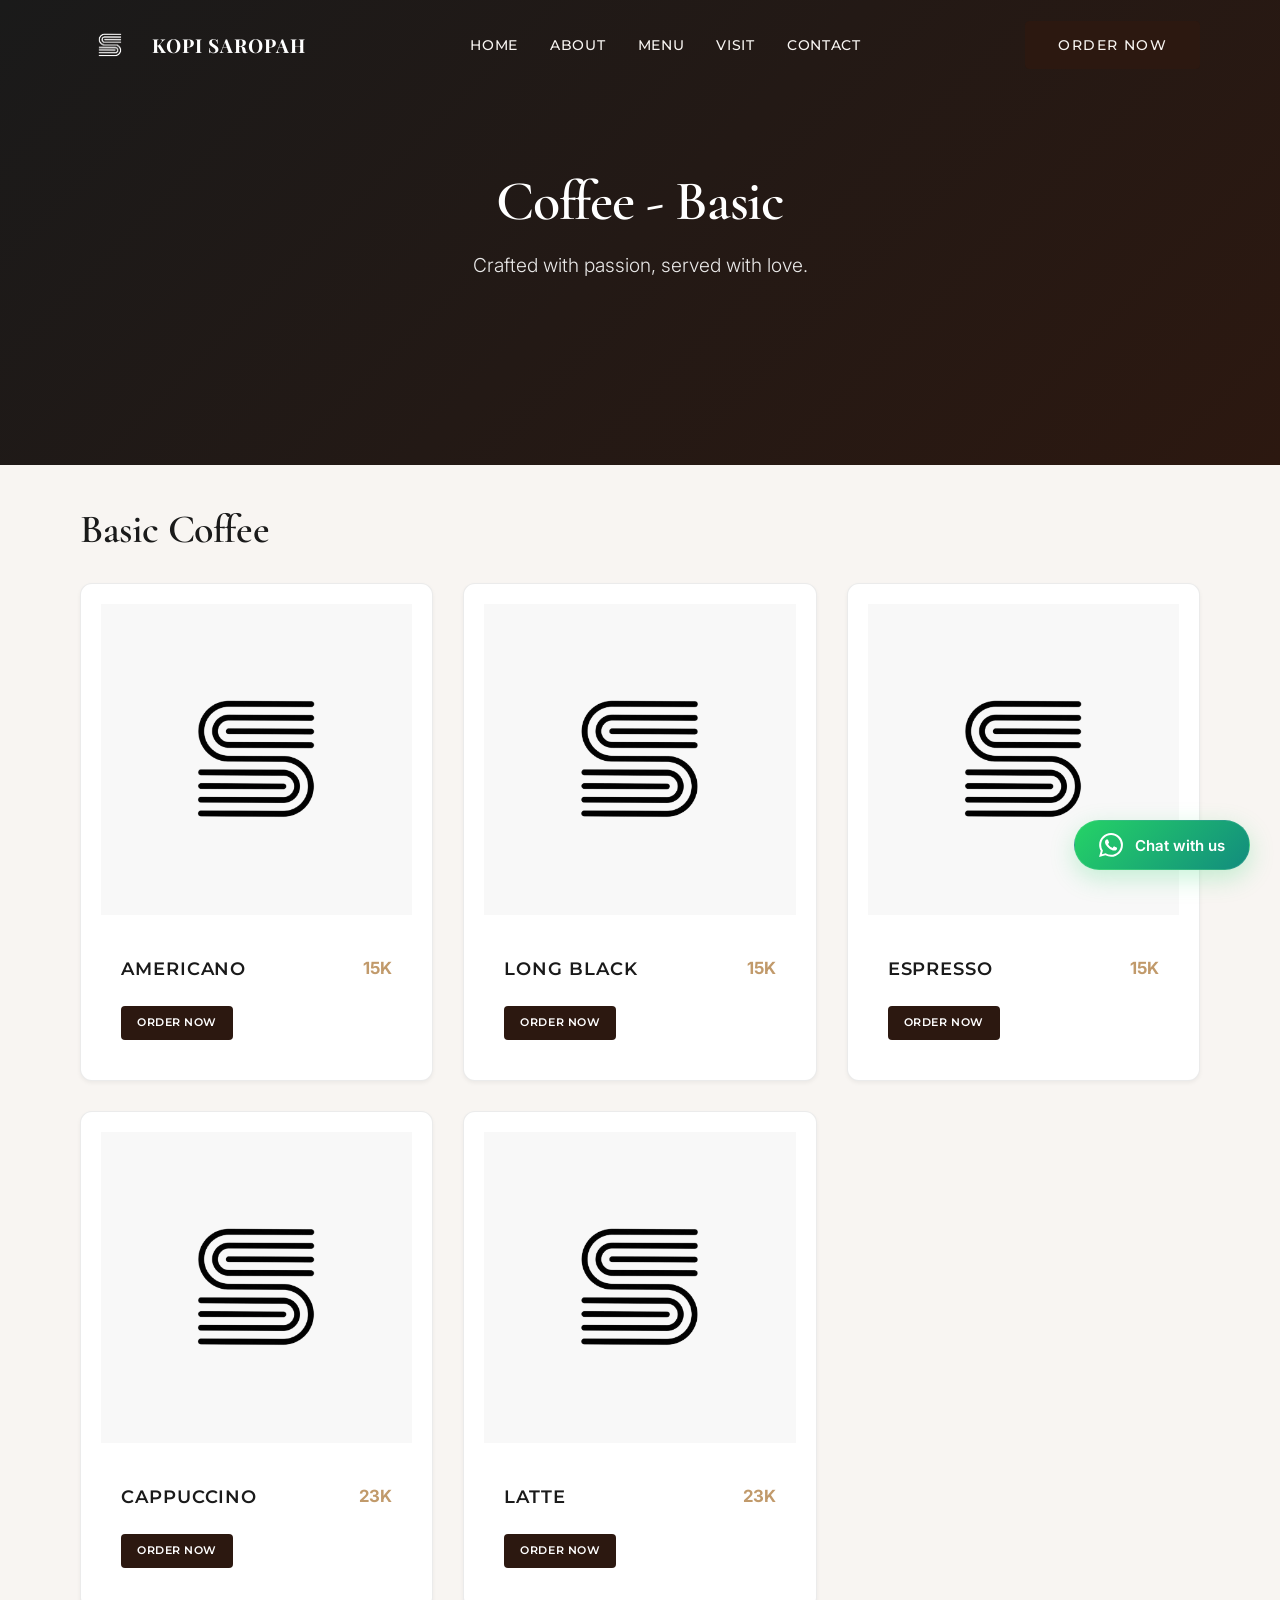
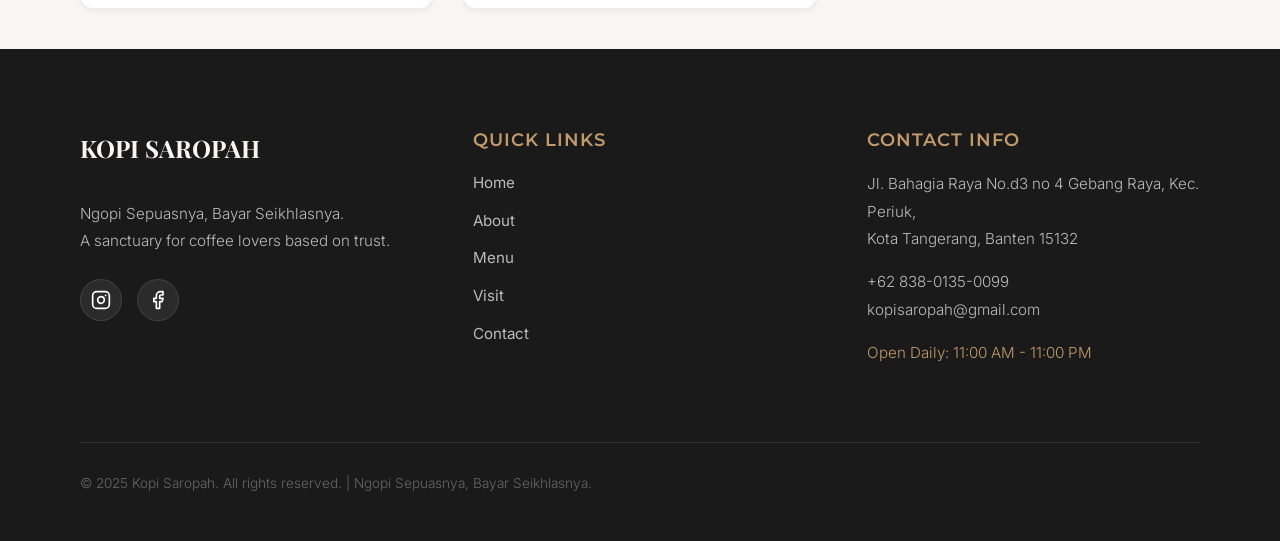
<file: coffee-basic.html>
<!DOCTYPE html>
<html lang="id">

<head>
    <meta charset="UTF-8">
    <meta name="viewport" content="width=device-width, initial-scale=1.0">
    <title>Coffee - Basic - Kopi Saropah</title>
    <meta name="description" content="Coffee Basic Menu - Kopi Saropah">

    <!-- Favicon -->
    <link rel="icon" type="image/webp" href="/assets/images/logo.webp">
    <link rel="apple-touch-icon" href="/assets/images/logo.webp">

    <link rel="stylesheet" href="/assets/css/style.css">
    <link rel="manifest" href="/manifest.json">
</head>

<body data-category="coffee-basic">

    <!-- Navigation -->
    <header>
        <div class="container d-flex justify-between align-center">
            <a href="index.html" class="logo">
                <img src="/assets/images/logo.webp" alt="Kopi Saropah Logo" loading="lazy">
                <span>KOPI SAROPAH</span>
            </a>
            <nav class="nav-menu">
                <ul>
                    <li><a href="index.html">Home</a></li>
                    <li><a href="about.html">About</a></li>
                    <li class="menu-dropdown">
                        <a href="#" class="dropdown-toggle">Menu</a>
                        <div class="dropdown-menu">
                            <div class="dropdown-column">
                                <a href="#" class="category-link" data-category="coffee">
                                    Coffee <span class="arrow">›</span>
                                </a>
                                <div class="subcategory-menu">
                                    <a href="coffee-basic.html">Basic</a>
                                    <a href="coffee-signature.html">Signature</a>
                                </div>
                            </div>
                            <div class="dropdown-column">
                                <a href="milkshake.html" class="category-link">
                                    Milk Shake
                                </a>
                            </div>
                            <div class="dropdown-column">
                                <a href="tea.html" class="category-link">
                                    Tea & Non-Coffee
                                </a>
                            </div>
                            <div class="dropdown-column">
                                <a href="food.html" class="category-link">
                                    Food & Snacks
                                </a>
                            </div>
                        </div>
                    </li>
                    <li><a href="visit.html">Visit</a></li>
                    <li><a href="contact.html">Contact</a></li>
                </ul>
            </nav>
            <a href="https://easyeat.id/r/kopisaropah/3" target="_blank" class="btn">Order Now</a>
            <div class="mobile-toggle">
                <span></span>
                <span></span>
                <span></span>
            </div>
        </div>
    </header>

    <!-- Menu Hero Section -->
    <section class="menu-hero">
        <div class="menu-hero-content fade-in">
            <h1>Coffee - Basic</h1>
            <p>Crafted with passion, served with love.</p>
        </div>
    </section>

    <!-- Menu Content -->
    <section class="menu-content">
        <div class="container">
            <h2 class="category-title">Basic Coffee</h2>

            <div id="menu-container" class="menu-grid">
                <!-- Items will be loaded dynamically -->
                <div class="loader-placeholder">Loading menu...</div>
            </div>
        </div>
    </section>

    <!-- Footer -->
    <footer>
        <div class="container">
            <div class="footer-grid">
                <div class="footer-col">
                    <a href="index.html" class="footer-logo">KOPI SAROPAH</a>
                    <p>Ngopi Sepuasnya, Bayar Seikhlasnya.<br>A sanctuary for coffee lovers based on trust.</p>
                    <div class="footer-social">
                        <a href="https://www.instagram.com/kopi_saropah/" target="_blank"><svg
                                xmlns="http://www.w3.org/2000/svg" width="20" height="20" viewBox="0 0 24 24"
                                fill="none" stroke="currentColor" stroke-width="2" stroke-linecap="round"
                                stroke-linejoin="round">
                                <rect x="2" y="2" width="20" height="20" rx="5" ry="5"></rect>
                                <path d="M16 11.37A4 4 0 1 1 12.63 8 4 4 0 0 1 16 11.37z"></path>
                                <line x1="17.5" y1="6.5" x2="17.51" y2="6.5"></line>
                            </svg></a>
                        <a href="https://www.facebook.com/share/18A91errz5/" target="_blank"><svg
                                xmlns="http://www.w3.org/2000/svg" width="20" height="20" viewBox="0 0 24 24"
                                fill="none" stroke="currentColor" stroke-width="2" stroke-linecap="round"
                                stroke-linejoin="round">
                                <path d="M18 2h-3a5 5 0 0 0-5 5v3H7v4h3v8h4v-8h3l1-4h-4V7a1 1 0 0 1 1-1h3z"></path>
                            </svg></a>
                    </div>
                </div>
                <div class="footer-col">
                    <h4>Quick Links</h4>
                    <ul class="footer-links">
                        <li><a href="index.html">Home</a></li>
                        <li><a href="about.html">About</a></li>
                        <li><a href="coffee-basic.html">Menu</a></li>
                        <li><a href="visit.html">Visit</a></li>
                        <li><a href="contact.html">Contact</a></li>
                    </ul>
                </div>
                <div class="footer-col">
                    <h4>Contact Info</h4>
                    <p>Jl. Bahagia Raya No.d3 no 4 Gebang Raya, Kec. Periuk,<br>Kota Tangerang, Banten 15132</p>
                    <p class="mt-15">
                        <a href="tel:+6283801350099" class="footer-link">+62 838-0135-0099</a><br>
                        <a href="mailto:kopisaropah@gmail.com" class="footer-link">kopisaropah@gmail.com</a>
                    </p>
                    <p class="mt-15 accent-text">Open Daily: 11:00 AM - 11:00 PM</p>
                </div>
            </div>
            <div class="footer-bottom">
                <p>&copy; 2025 Kopi Saropah. All rights reserved. | Ngopi Sepuasnya, Bayar Seikhlasnya.</p>
            </div>
        </div>
    </footer>

    <script src="/assets/js/main.js"></script>
    <script src="/assets/js/menu-renderer.js"></script>
    <script src="/assets/js/whatsapp-widget.js"></script>
</body>

</html>
</file>
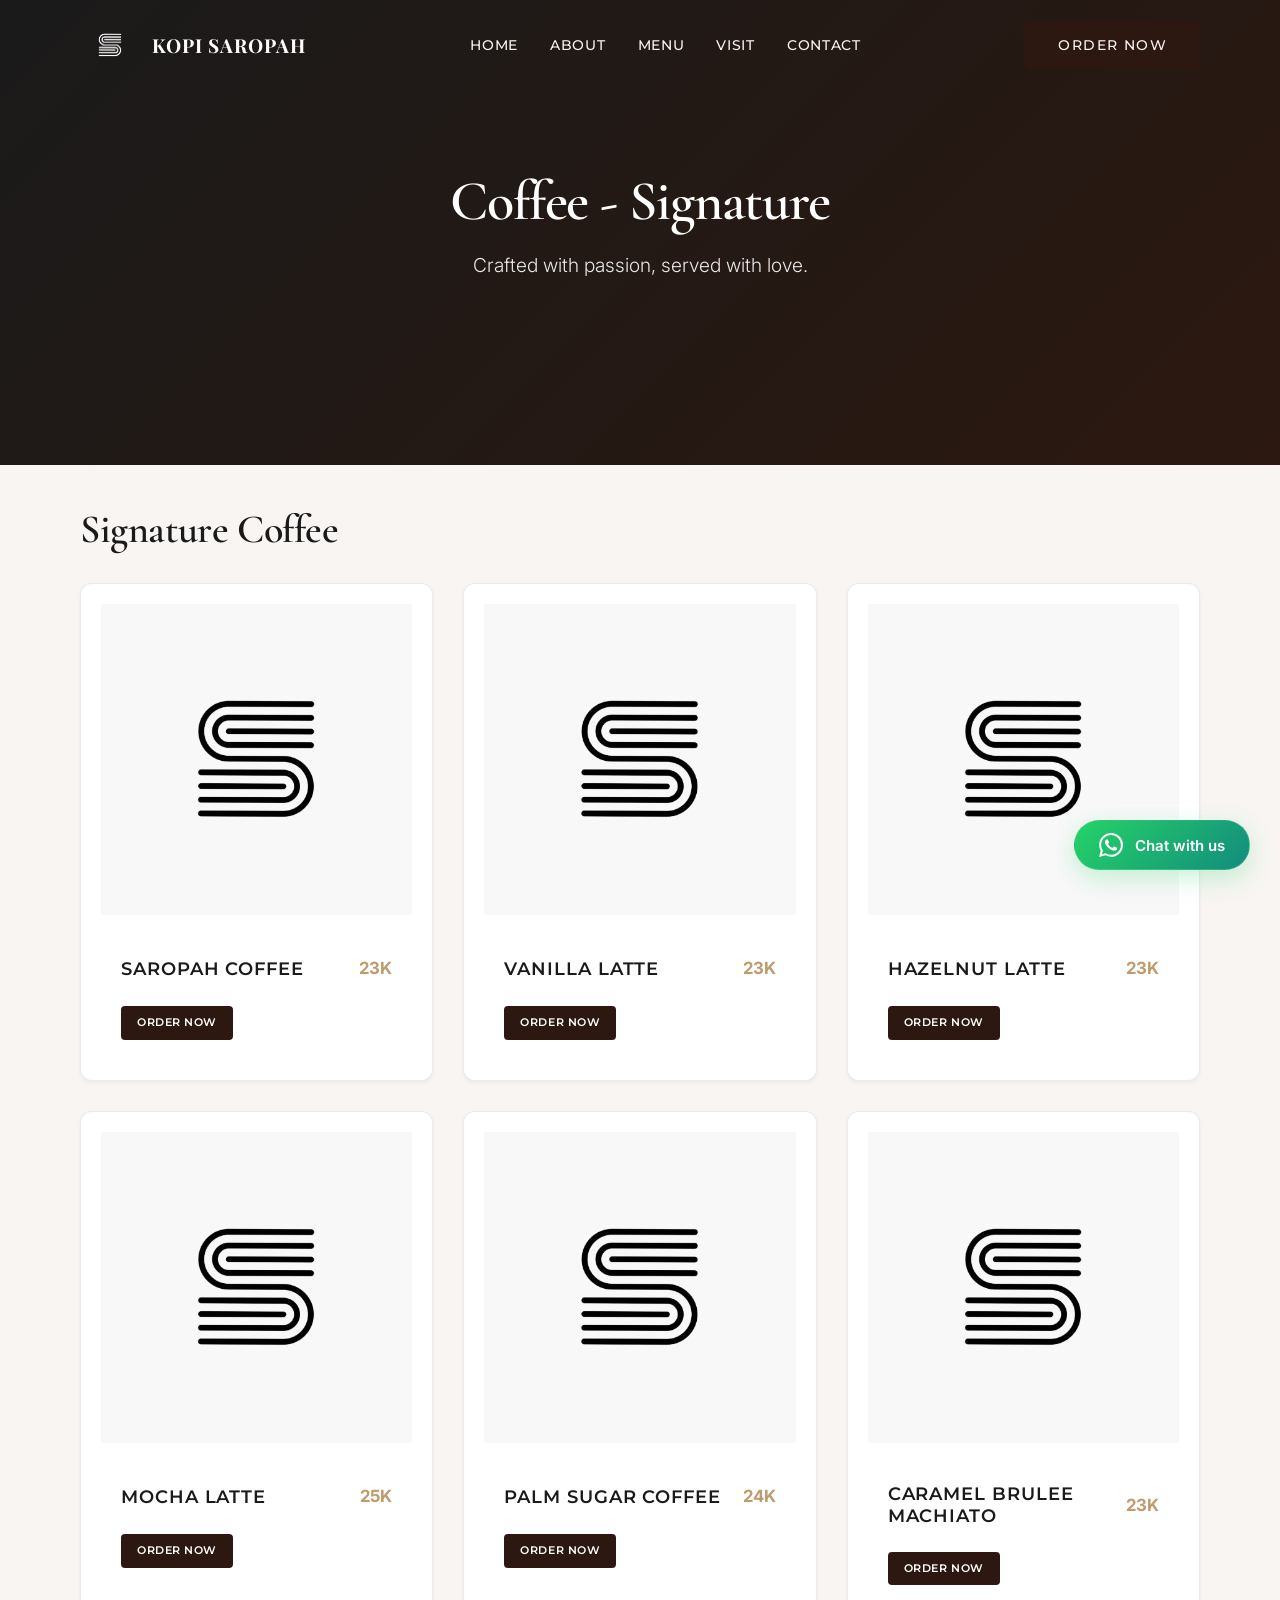
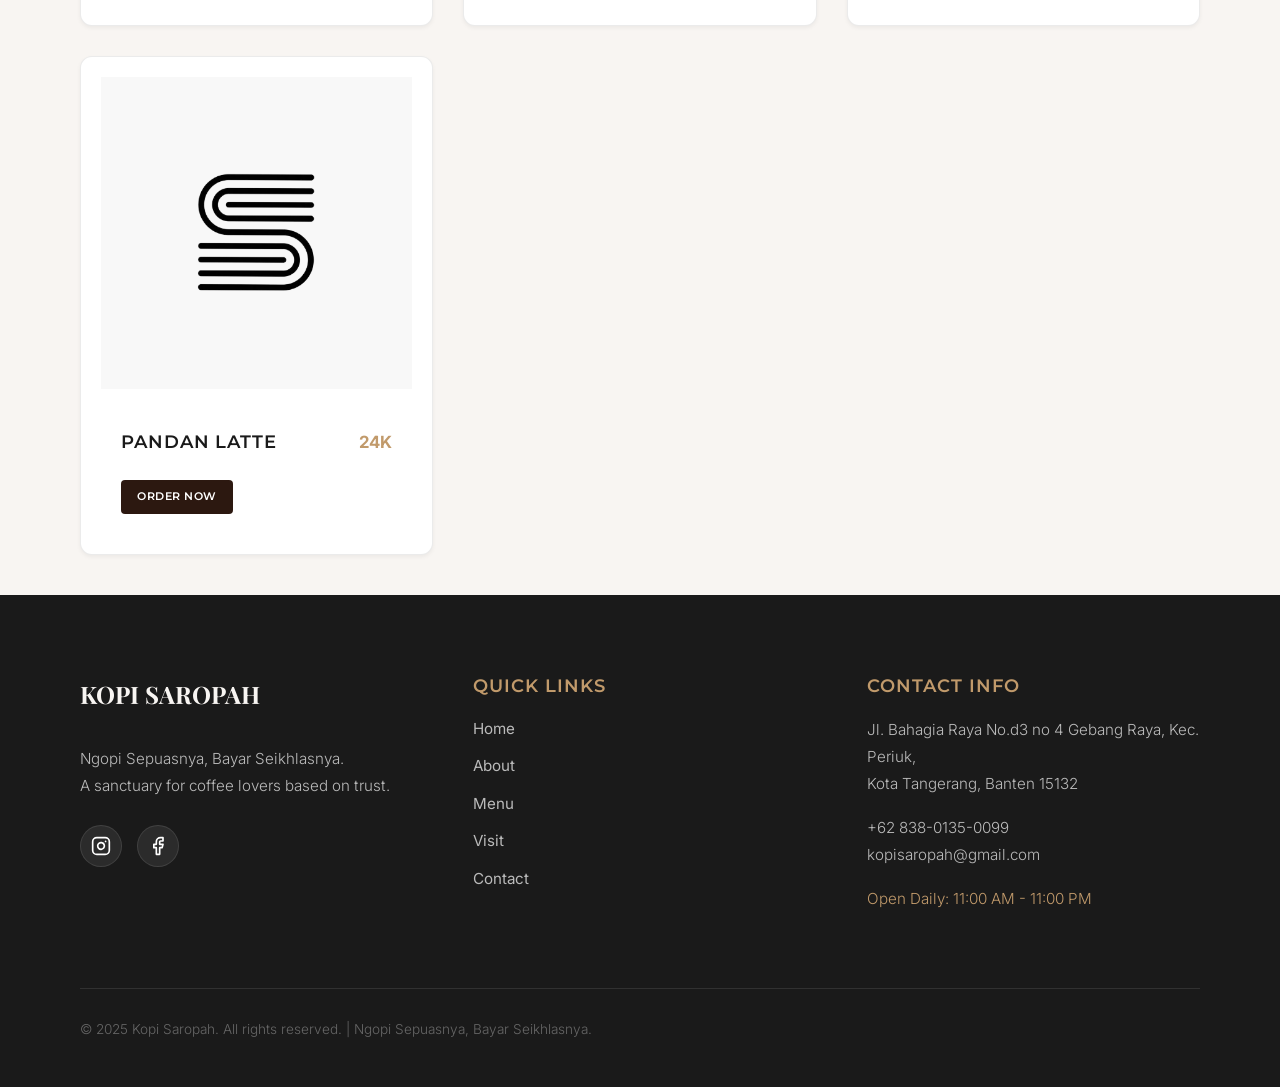
<file: coffee-signature.html>
<!DOCTYPE html>
<html lang="id">

<head>
    <meta charset="UTF-8">
    <meta name="viewport" content="width=device-width, initial-scale=1.0">
    <title>Coffee - Signature - Kopi Saropah</title>
    <meta name="description" content="Coffee Signature Menu - Kopi Saropah">

    <!-- Favicon -->
    <link rel="icon" type="image/webp" href="/assets/images/logo.webp">
    <link rel="apple-touch-icon" href="/assets/images/logo.webp">

    <link rel="stylesheet" href="/assets/css/style.css">
    <link rel="manifest" href="/manifest.json">
</head>

<body data-category="coffee-signature">

    <!-- Navigation -->
    <header>
        <div class="container d-flex justify-between align-center">
            <a href="index.html" class="logo">
                <img src="/assets/images/logo.webp" alt="Kopi Saropah Logo" loading="lazy">
                <span>KOPI SAROPAH</span>
            </a>
            <nav class="nav-menu">
                <ul>
                    <li><a href="index.html">Home</a></li>
                    <li><a href="about.html">About</a></li>
                    <li class="menu-dropdown">
                        <a href="#" class="dropdown-toggle">Menu</a>
                        <div class="dropdown-menu">
                            <div class="dropdown-column">
                                <a href="#" class="category-link" data-category="coffee">
                                    Coffee <span class="arrow">›</span>
                                </a>
                                <div class="subcategory-menu">
                                    <a href="coffee-basic.html">Basic</a>
                                    <a href="coffee-signature.html">Signature</a>
                                </div>
                            </div>
                            <div class="dropdown-column">
                                <a href="milkshake.html" class="category-link">
                                    Milk Shake
                                </a>
                            </div>
                            <div class="dropdown-column">
                                <a href="tea.html" class="category-link">
                                    Tea & Non-Coffee
                                </a>
                            </div>
                            <div class="dropdown-column">
                                <a href="food.html" class="category-link">
                                    Food & Snacks
                                </a>
                            </div>
                        </div>
                    </li>
                    <li><a href="visit.html">Visit</a></li>
                    <li><a href="contact.html">Contact</a></li>
                </ul>
            </nav>
            <a href="https://easyeat.id/r/kopisaropah/3" target="_blank" class="btn">Order Now</a>
            <div class="mobile-toggle">
                <span></span>
                <span></span>
                <span></span>
            </div>
        </div>
    </header>

    <!-- Menu Hero Section -->
    <section class="menu-hero">
        <div class="menu-hero-content fade-in">
            <h1>Coffee - Signature</h1>
            <p>Crafted with passion, served with love.</p>
        </div>
    </section>

    <!-- Menu Content -->
    <section class="menu-content">
        <div class="container">
            <h2 class="category-title">Signature Coffee</h2>

            <div id="menu-container" class="menu-grid">
                <!-- Items will be loaded dynamically -->
                <div class="loader-placeholder">Loading menu...</div>
            </div>
        </div>
    </section>

    <!-- Footer -->
    <footer>
        <div class="container">
            <div class="footer-grid">
                <div class="footer-col">
                    <a href="index.html" class="footer-logo">KOPI SAROPAH</a>
                    <p>Ngopi Sepuasnya, Bayar Seikhlasnya.<br>A sanctuary for coffee lovers based on trust.</p>
                    <div class="footer-social">
                        <a href="https://www.instagram.com/kopi_saropah/" target="_blank"><svg
                                xmlns="http://www.w3.org/2000/svg" width="20" height="20" viewBox="0 0 24 24"
                                fill="none" stroke="currentColor" stroke-width="2" stroke-linecap="round"
                                stroke-linejoin="round">
                                <rect x="2" y="2" width="20" height="20" rx="5" ry="5"></rect>
                                <path d="M16 11.37A4 4 0 1 1 12.63 8 4 4 0 0 1 16 11.37z"></path>
                                <line x1="17.5" y1="6.5" x2="17.51" y2="6.5"></line>
                            </svg></a>
                        <a href="https://www.facebook.com/share/18A91errz5/" target="_blank"><svg
                                xmlns="http://www.w3.org/2000/svg" width="20" height="20" viewBox="0 0 24 24"
                                fill="none" stroke="currentColor" stroke-width="2" stroke-linecap="round"
                                stroke-linejoin="round">
                                <path d="M18 2h-3a5 5 0 0 0-5 5v3H7v4h3v8h4v-8h3l1-4h-4V7a1 1 0 0 1 1-1h3z"></path>
                            </svg></a>
                    </div>
                </div>
                <div class="footer-col">
                    <h4>Quick Links</h4>
                    <ul class="footer-links">
                        <li><a href="index.html">Home</a></li>
                        <li><a href="about.html">About</a></li>
                        <li><a href="coffee-basic.html">Menu</a></li>
                        <li><a href="visit.html">Visit</a></li>
                        <li><a href="contact.html">Contact</a></li>
                    </ul>
                </div>
                <div class="footer-col">
                    <h4>Contact Info</h4>
                    <p>Jl. Bahagia Raya No.d3 no 4 Gebang Raya, Kec. Periuk,<br>Kota Tangerang, Banten 15132</p>
                    <p class="mt-15">
                        <a href="tel:+6283801350099" class="footer-link">+62 838-0135-0099</a><br>
                        <a href="mailto:kopisaropah@gmail.com" class="footer-link">kopisaropah@gmail.com</a>
                    </p>
                    <p class="mt-15 accent-text">Open Daily: 11:00 AM - 11:00 PM</p>
                </div>
            </div>
            <div class="footer-bottom">
                <p>&copy; 2025 Kopi Saropah. All rights reserved. | Ngopi Sepuasnya, Bayar Seikhlasnya.</p>
            </div>
        </div>
    </footer>

    <script src="/assets/js/main.js"></script>
    <script src="/assets/js/menu-renderer.js"></script>
    <script src="/assets/js/whatsapp-widget.js"></script>
</body>

</html>
</file>
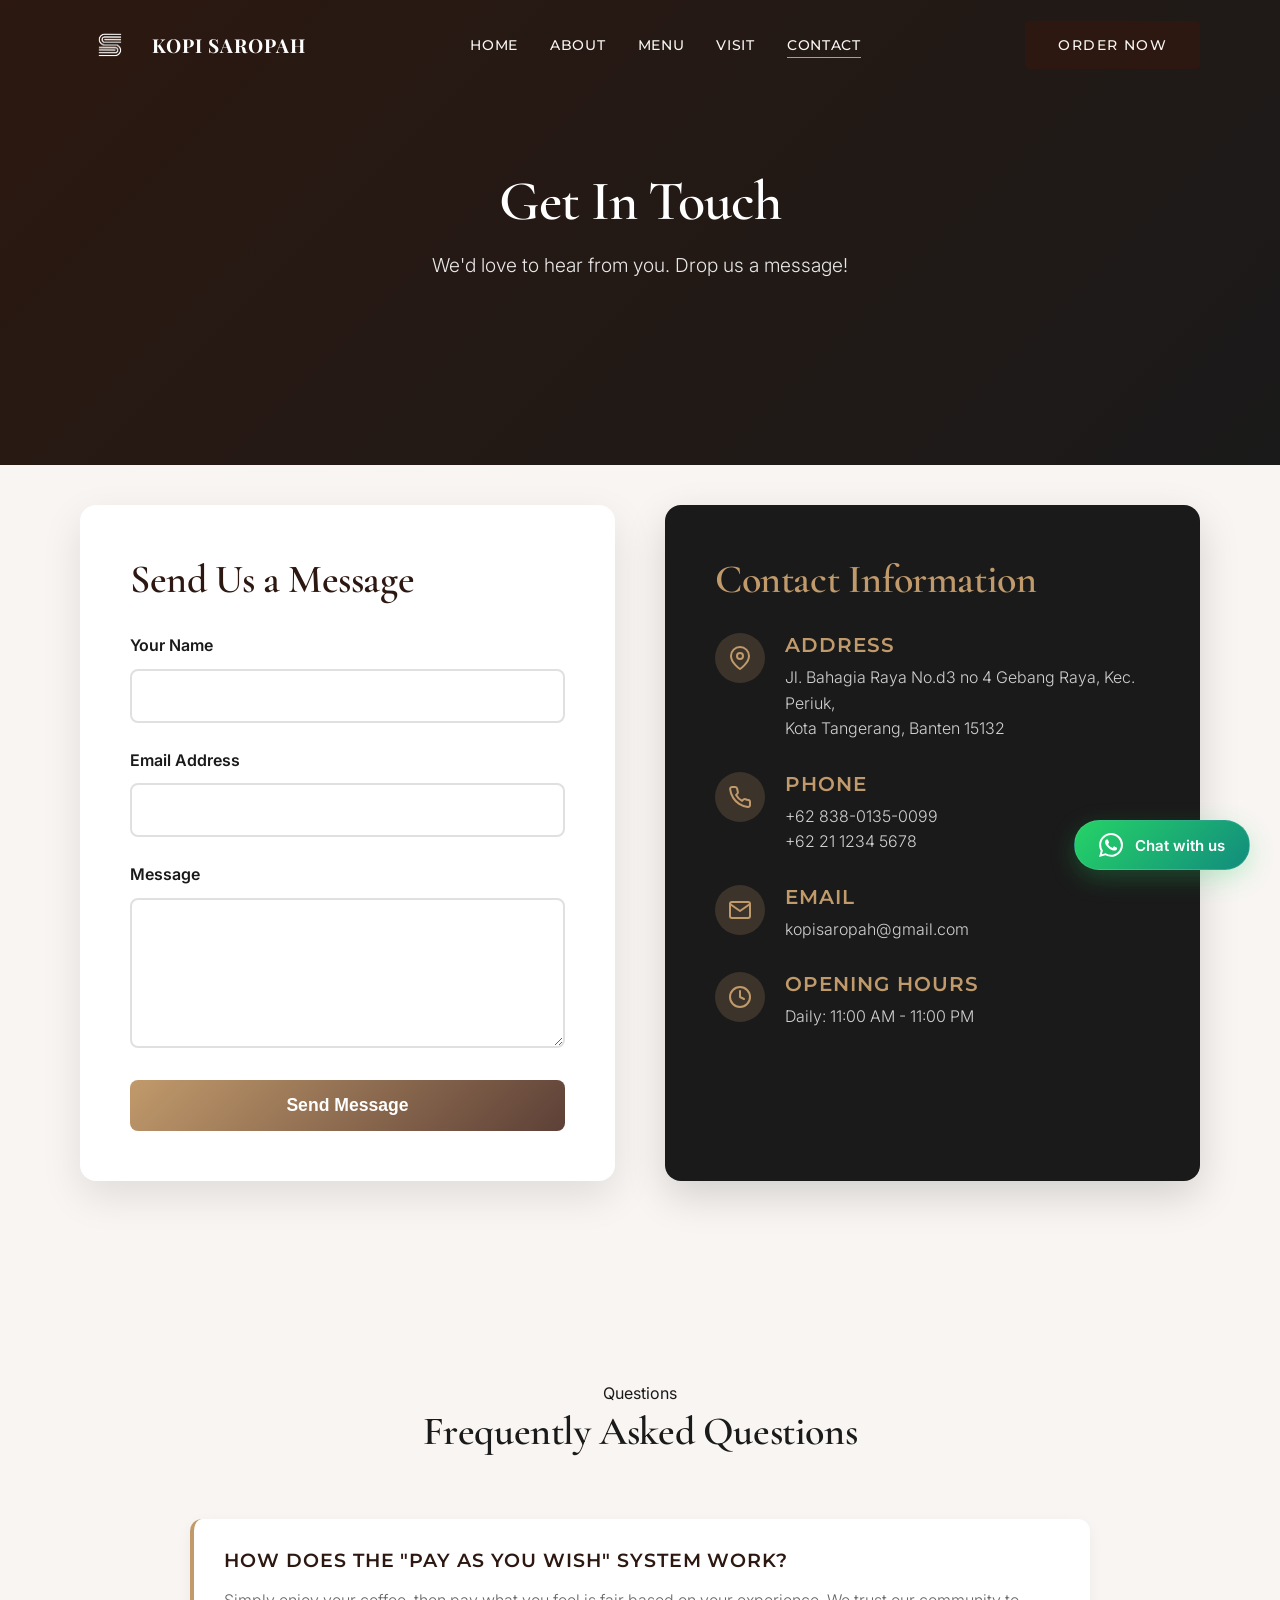
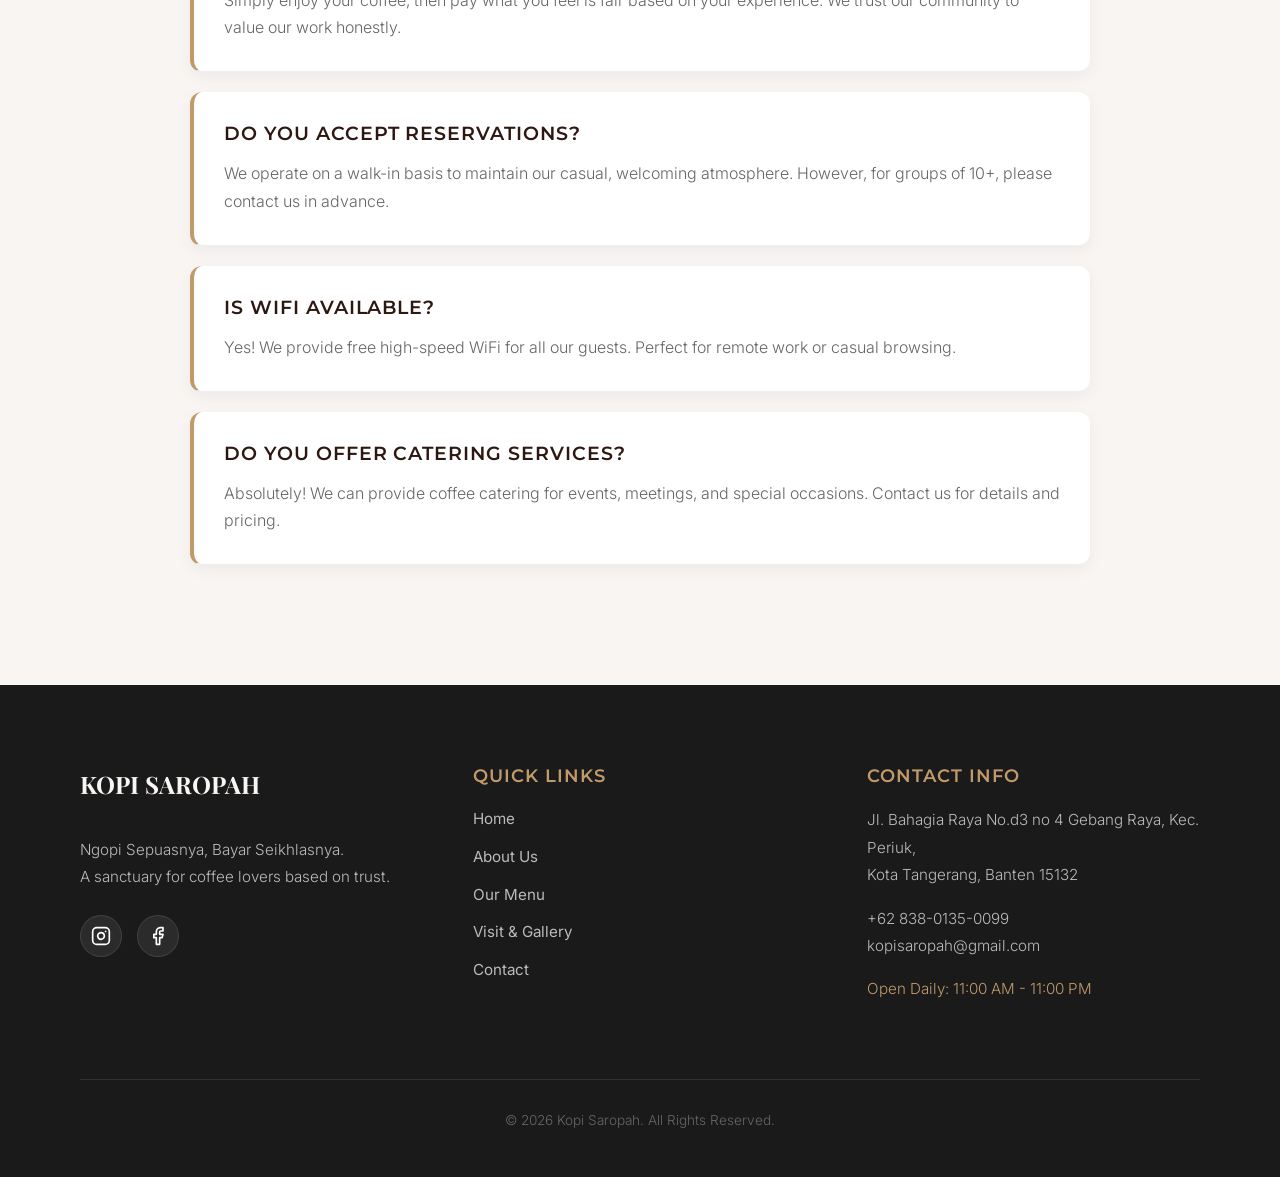
<file: contact.html>
<!DOCTYPE html>
<html lang="id">

<head>
    <meta charset="UTF-8">
    <meta name="viewport" content="width=device-width, initial-scale=1.0">
    <title>Contact Us - Kopi Saropah</title>
    <meta name="description"
        content="Get in touch with Kopi Saropah for inquiries, community events, or just to say hi.">

    <!-- Favicon -->
    <link rel="icon" type="image/webp" href="/assets/images/logo.webp">
    <link rel="apple-touch-icon" href="/assets/images/logo.webp">

    <!-- Open Graph / Facebook -->
    <meta property="og:type" content="website">
    <meta property="og:url" content="https://kopisaropah.netlify.app/contact">
    <meta property="og:title" content="Contact Us - Kopi Saropah">
    <meta property="og:description"
        content="Get in touch with Kopi Saropah for inquiries, community events, or just to say hi.">
    <meta property="og:image" content="https://kopisaropah.netlify.app/assets/images/logo.webp">

    <link rel="stylesheet" href="/assets/css/style.css">
    <link rel="manifest" href="/manifest.json">
    <style>
        .contact-hero {
            background: linear-gradient(135deg, var(--color-primary) 0%, var(--color-primary-dark) 100%);
            min-height: 50vh;
            display: flex;
            align-items: center;
            justify-content: center;
            position: relative;
            overflow: hidden;
        }

        .contact-hero::before {
            content: '';
            position: absolute;
            top: 0;
            left: 0;
            right: 0;
            bottom: 0;
            background-image: url('https://images.unsplash.com/photo-1511920170033-f8396924c348?ixlib=rb-1.2.1&auto=format&fit=crop&w=1950&q=80');
            background-size: cover;
            background-position: center;
            opacity: 0.15;
        }

        .contact-hero-content {
            position: relative;
            z-index: 2;
            text-align: center;
            color: white;
            max-width: 700px;
            padding: 40px 20px;
        }

        .contact-hero h1 {
            font-size: 3.5rem;
            margin-bottom: 15px;
            color: white;
        }

        .contact-hero p {
            font-size: 1.2rem;
            color: rgba(255, 255, 255, 0.9);
        }

        .contact-grid {
            display: grid;
            grid-template-columns: 1fr 1fr;
            gap: 50px;
            margin-top: -60px;
            position: relative;
            z-index: 10;
        }

        .contact-form-card {
            background: white;
            padding: 50px;
            border-radius: 16px;
            box-shadow: 0 15px 40px rgba(0, 0, 0, 0.1);
        }

        .contact-form-card h2 {
            color: var(--color-primary);
            margin-bottom: 30px;
        }

        .form-group {
            margin-bottom: 25px;
        }

        .form-group label {
            display: block;
            margin-bottom: 10px;
            font-weight: 600;
            color: var(--color-primary-dark);
        }

        .form-group input,
        .form-group textarea {
            width: 100%;
            padding: 15px;
            border: 2px solid #e0e0e0;
            border-radius: 8px;
            font-family: inherit;
            transition: border-color 0.3s;
            font-size: 1rem;
        }

        .form-group input:focus,
        .form-group textarea:focus {
            outline: none;
            border-color: var(--color-accent);
        }

        .form-group textarea {
            resize: vertical;
            min-height: 150px;
        }

        .submit-btn {
            width: 100%;
            padding: 15px;
            background: linear-gradient(135deg, var(--color-accent), var(--color-primary-light));
            color: white;
            border: none;
            border-radius: 8px;
            font-size: 1.1rem;
            font-weight: 600;
            cursor: pointer;
            transition: transform 0.3s, box-shadow 0.3s;
        }

        .submit-btn:hover {
            transform: translateY(-3px);
            box-shadow: 0 8px 20px rgba(193, 154, 107, 0.4);
        }

        .contact-info-card {
            background: var(--color-primary-dark);
            color: white;
            padding: 50px;
            border-radius: 16px;
            box-shadow: 0 15px 40px rgba(0, 0, 0, 0.15);
        }

        .contact-info-card h2 {
            color: var(--color-accent);
            margin-bottom: 30px;
        }

        .info-item {
            display: flex;
            align-items: flex-start;
            gap: 20px;
            margin-bottom: 30px;
        }

        .info-icon {
            width: 50px;
            height: 50px;
            background: rgba(193, 154, 107, 0.2);
            border-radius: 50%;
            display: flex;
            align-items: center;
            justify-content: center;
            color: var(--color-accent);
            flex-shrink: 0;
        }

        .info-item div h4 {
            margin: 0 0 8px;
            color: var(--color-accent);
        }

        .info-item div p {
            margin: 0;
            color: rgba(255, 255, 255, 0.8);
            line-height: 1.6;
        }

        .faq-section {
            padding: 100px 0;
            background: var(--color-bg-light);
        }

        .faq-item {
            background: white;
            padding: 30px;
            border-radius: 12px;
            margin-bottom: 20px;
            box-shadow: 0 5px 15px rgba(0, 0, 0, 0.05);
            border-left: 4px solid var(--color-accent);
        }

        .faq-item h4 {
            color: var(--color-primary);
            margin-bottom: 15px;
            font-size: 1.2rem;
        }

        .faq-item p {
            color: var(--color-text-muted);
            line-height: 1.7;
            margin: 0;
        }

        @media (max-width: 768px) {
            .contact-hero h1 {
                font-size: 2.5rem;
            }

            .contact-grid {
                grid-template-columns: 1fr;
                margin-top: 0;
            }

            .contact-form-card,
            .contact-info-card {
                padding: 35px 25px;
            }
        }
    </style>
</head>

<body>

    <!-- Navigation -->
    <header>
        <div class="container d-flex justify-between align-center">
            <a href="index.html" class="logo">
                <img src="/assets/images/logo.webp" alt="Kopi Saropah Logo" loading="lazy">
                <span>KOPI SAROPAH</span>
            </a>
            <nav class="nav-menu">
                <ul>
                    <li><a href="index.html">Home</a></li>
                    <li><a href="about.html">About</a></li>
                    <li class="menu-dropdown">
                        <a href="#" class="dropdown-toggle">Menu</a>
                        <div class="dropdown-menu">
                            <div class="dropdown-column">
                                <a href="#" class="category-link" data-category="coffee">
                                    Coffee <span class="arrow">›</span>
                                </a>
                                <div class="subcategory-menu">
                                    <a href="coffee-basic.html">Basic</a>
                                    <a href="coffee-signature.html">Signature</a>
                                </div>
                            </div>
                            <div class="dropdown-column">
                                <a href="milkshake.html" class="category-link">
                                    Milk Shake
                                </a>
                            </div>
                            <div class="dropdown-column">
                                <a href="tea.html" class="category-link">
                                    Tea & Non-Coffee
                                </a>
                            </div>
                            <div class="dropdown-column">
                                <a href="food.html" class="category-link">
                                    Food & Snacks
                                </a>
                            </div>
                        </div>
                    </li>
                    <li><a href="visit.html">Visit</a></li>
                    <li><a href="contact.html" class="active">Contact</a></li>
                </ul>
            </nav>
            <a href="https://easyeat.id/r/kopisaropah/3" target="_blank" class="btn">Order Now</a>
            <div class="mobile-toggle">
                <span></span>
                <span></span>
                <span></span>
            </div>
        </div>
    </header>

    <!-- Hero Section -->
    <section class="contact-hero">
        <div class="contact-hero-content fade-in">
            <h1>Get In Touch</h1>
            <p>We'd love to hear from you. Drop us a message!</p>
        </div>
    </section>

    <!-- Contact Section -->
    <section class="py-100 bg-main">
        <div class="container">
            <div class="contact-grid">
                <!-- Contact Form -->
                <div class="contact-form-card fade-in">
                    <h2>Send Us a Message</h2>
                    <form action="https://formspree.io/f/mjgevvlj" method="POST">
                        <div class="form-group">
                            <label for="name">Your Name</label>
                            <input type="text" id="name" name="name" required>
                        </div>
                        <div class="form-group">
                            <label for="email">Email Address</label>
                            <input type="email" id="email" name="email" required>
                        </div>
                        <div class="form-group">
                            <label for="message">Message</label>
                            <textarea id="message" name="message" required></textarea>
                        </div>
                        <button type="submit" class="submit-btn">Send Message</button>
                    </form>
                </div>

                <!-- Contact Info -->
                <div class="contact-info-card fade-in">
                    <h2>Contact Information</h2>
                    <div class="info-item">
                        <div class="info-icon">
                            <svg xmlns="http://www.w3.org/2000/svg" width="24" height="24" viewBox="0 0 24 24"
                                fill="none" stroke="currentColor" stroke-width="2" stroke-linecap="round"
                                stroke-linejoin="round">
                                <path d="M21 10c0 7-9 13-9 13s-9-6-9-13a9 9 0 0 1 18 0z"></path>
                                <circle cx="12" cy="10" r="3"></circle>
                            </svg>
                        </div>
                        <div>
                            <h4>Address</h4>
                            <p>Jl. Bahagia Raya No.d3 no 4 Gebang Raya, Kec. Periuk,<br>Kota Tangerang, Banten 15132</p>
                        </div>
                    </div>
                    <div class="info-item">
                        <div class="info-icon">
                            <svg xmlns="http://www.w3.org/2000/svg" width="24" height="24" viewBox="0 0 24 24"
                                fill="none" stroke="currentColor" stroke-width="2" stroke-linecap="round"
                                stroke-linejoin="round">
                                <path
                                    d="M22 16.92v3a2 2 0 0 1-2.18 2 19.79 19.79 0 0 1-8.63-3.07 19.5 19.5 0 0 1-6-6 19.79 19.79 0 0 1-3.07-8.67A2 2 0 0 1 4.11 2h3a2 2 0 0 1 2 1.72 12.84 12.84 0 0 0 .7 2.81 2 2 0 0 1-.45 2.11L8.09 9.91a16 16 0 0 0 6 6l1.27-1.27a2 2 0 0 1 2.11-.45 12.84 12.84 0 0 0 2.81.7A2 2 0 0 1 22 16.92z">
                                </path>
                            </svg>
                        </div>
                        <div>
                            <h4>Phone</h4>
                            <p>+62 838-0135-0099<br>+62 21 1234 5678</p>
                        </div>
                    </div>
                    <div class="info-item">
                        <div class="info-icon">
                            <svg xmlns="http://www.w3.org/2000/svg" width="24" height="24" viewBox="0 0 24 24"
                                fill="none" stroke="currentColor" stroke-width="2" stroke-linecap="round"
                                stroke-linejoin="round">
                                <path d="M4 4h16c1.1 0 2 .9 2 2v12c0 1.1-.9 2-2 2H4c-1.1 0-2-.9-2-2V6c0-1.1.9-2 2-2z">
                                </path>
                                <polyline points="22,6 12,13 2,6"></polyline>
                            </svg>
                        </div>
                        <div>
                            <h4>Email</h4>
                            <p>kopisaropah@gmail.com</p>
                        </div>
                    </div>
                    <div class="info-item">
                        <div class="info-icon">
                            <svg xmlns="http://www.w3.org/2000/svg" width="24" height="24" viewBox="0 0 24 24"
                                fill="none" stroke="currentColor" stroke-width="2" stroke-linecap="round"
                                stroke-linejoin="round">
                                <circle cx="12" cy="12" r="10"></circle>
                                <polyline points="12 6 12 12 16 14"></polyline>
                            </svg>
                        </div>
                        <div>
                            <h4>Opening Hours</h4>
                            <p>Daily: 11:00 AM - 11:00 PM</p>
                        </div>
                    </div>
                </div>
            </div>
        </div>
    </section>

    <!-- FAQ Section -->
    <section class="faq-section">
        <div class="container">
            <div class="section-title text-center fade-in">
                <span>Questions</span>
                <h2>Frequently Asked Questions</h2>
            </div>
            <div class="max-900 mt-50 mx-auto">
                <div class="faq-item fade-in">
                    <h4>How does the "Pay As You Wish" system work?</h4>
                    <p>Simply enjoy your coffee, then pay what you feel is fair based on your experience. We trust our
                        community to value our work honestly.</p>
                </div>
                <div class="faq-item fade-in">
                    <h4>Do you accept reservations?</h4>
                    <p>We operate on a walk-in basis to maintain our casual, welcoming atmosphere. However, for groups
                        of 10+, please contact us in advance.</p>
                </div>
                <div class="faq-item fade-in">
                    <h4>Is WiFi available?</h4>
                    <p>Yes! We provide free high-speed WiFi for all our guests. Perfect for remote work or casual
                        browsing.</p>
                </div>
                <div class="faq-item fade-in">
                    <h4>Do you offer catering services?</h4>
                    <p>Absolutely! We can provide coffee catering for events, meetings, and special occasions. Contact
                        us for details and pricing.</p>
                </div>
            </div>
        </div>
    </section>

    <!-- Footer -->
    <footer>
        <div class="container">
            <div class="footer-grid">
                <div class="footer-col">
                    <a href="index.html" class="footer-logo">KOPI SAROPAH</a>
                    <p>Ngopi Sepuasnya, Bayar Seikhlasnya.<br>A sanctuary for coffee lovers based on trust.</p>
                    <div class="footer-social">
                        <a href="https://www.instagram.com/kopi_saropah/" target="_blank"><svg
                                xmlns="http://www.w3.org/2000/svg" width="20" height="20" viewBox="0 0 24 24"
                                fill="none" stroke="currentColor" stroke-width="2" stroke-linecap="round"
                                stroke-linejoin="round">
                                <rect x="2" y="2" width="20" height="20" rx="5" ry="5"></rect>
                                <path d="M16 11.37A4 4 0 1 1 12.63 8 4 4 0 0 1 16 11.37z"></path>
                                <line x1="17.5" y1="6.5" x2="17.51" y2="6.5"></line>
                            </svg></a>
                        <a href="https://www.facebook.com/share/18A91errz5/" target="_blank"><svg
                                xmlns="http://www.w3.org/2000/svg" width="20" height="20" viewBox="0 0 24 24"
                                fill="none" stroke="currentColor" stroke-width="2" stroke-linecap="round"
                                stroke-linejoin="round">
                                <path d="M18 2h-3a5 5 0 0 0-5 5v3H7v4h3v8h4v-8h3l1-4h-4V7a1 1 0 0 1 1-1h3z"></path>
                            </svg></a>
                    </div>
                </div>
                <div class="footer-col">
                    <h4>Quick Links</h4>
                    <ul class="footer-links">
                        <li><a href="index.html">Home</a></li>
                        <li><a href="about.html">About Us</a></li>
                        <li><a href="coffee-basic.html">Our Menu</a></li>
                        <li><a href="visit.html">Visit & Gallery</a></li>
                        <li><a href="contact.html">Contact</a></li>
                    </ul>
                </div>
                <div class="footer-col">
                    <h4>Contact Info</h4>
                    <p>Jl. Bahagia Raya No.d3 no 4 Gebang Raya, Kec. Periuk,<br>Kota Tangerang, Banten 15132</p>
                    <p class="mt-15">
                        <a href="tel:+6283801350099" class="footer-link">+62 838-0135-0099</a><br>
                        <a href="mailto:kopisaropah@gmail.com" class="footer-link">kopisaropah@gmail.com</a>
                    </p>
                    <p class="mt-15 accent-text">Open Daily: 11:00 AM - 11:00 PM</p>
                </div>
            </div>
            <div class="footer-bottom text-center">
                <p>&copy; 2026 Kopi Saropah. All Rights Reserved.</p>
            </div>
        </div>
    </footer>

    <script src="/assets/js/main.js"></script>
    <script src="/assets/js/whatsapp-widget.js"></script>
</body>

</html>
</file>
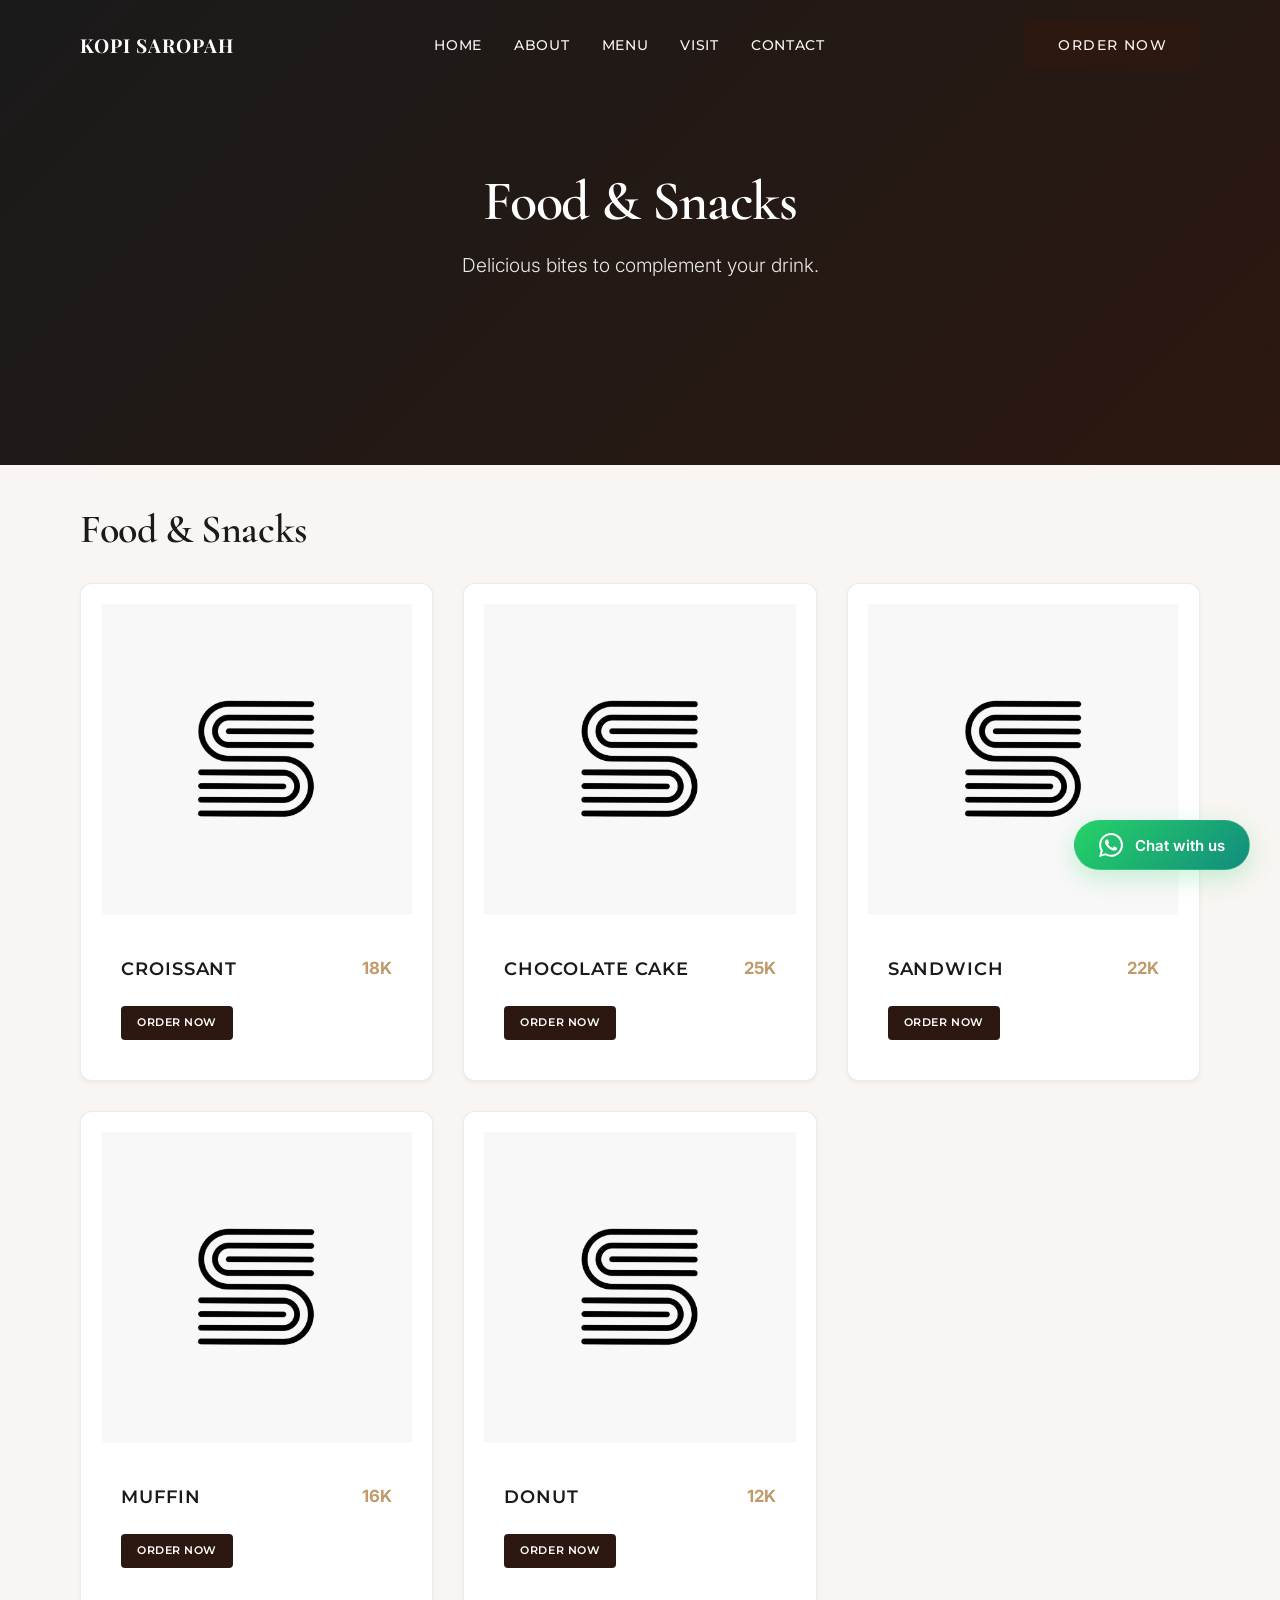
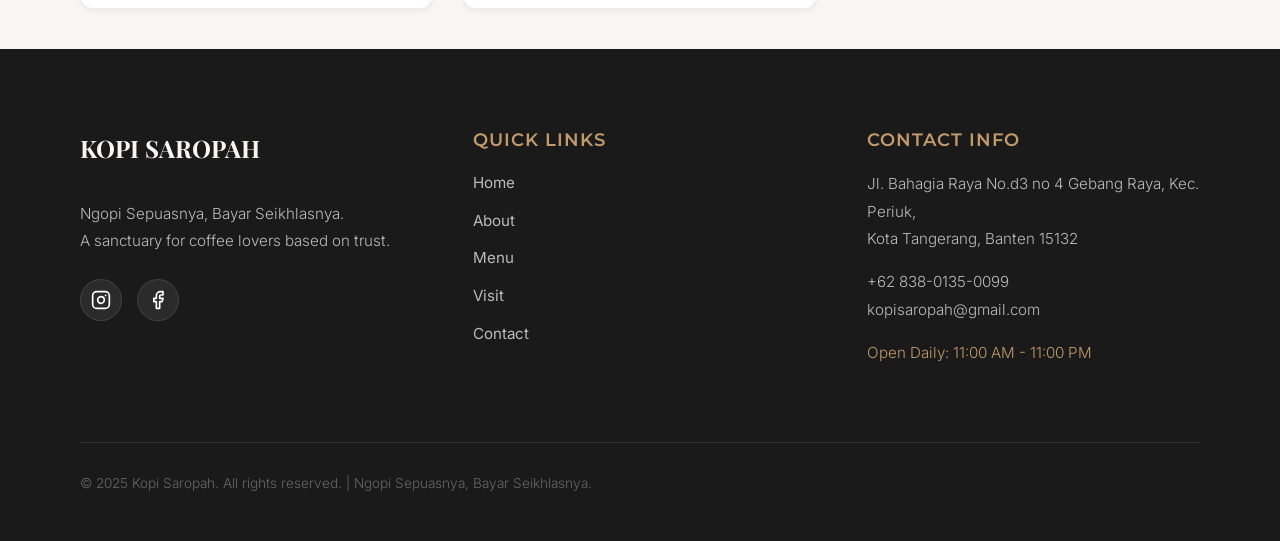
<file: food.html>
<!DOCTYPE html>
<html lang="id">

<head>
    <meta charset="UTF-8">
    <meta name="viewport" content="width=device-width, initial-scale=1.0">
    <title>Food & Snacks - Kopi Saropah</title>
    <meta name="description" content="Food & Snacks Menu - Kopi Saropah">

    <!-- Favicon -->
    <link rel="icon" type="image/webp" href="/assets/images/logo.webp">
    <link rel="apple-touch-icon" href="/assets/images/logo.webp">

    <link rel="stylesheet" href="/assets/css/style.css">
    <link rel="manifest" href="/manifest.json">
</head>

<body data-category="food">

    <!-- Navigation -->
    <header>
        <div class="container d-flex justify-between align-center">
            <a href="index.html" class="logo">KOPI SAROPAH</a>
            <nav class="nav-menu">
                <ul>
                    <li><a href="index.html">Home</a></li>
                    <li><a href="about.html">About</a></li>
                    <li class="menu-dropdown">
                        <a href="#" class="dropdown-toggle">Menu</a>
                        <div class="dropdown-menu">
                            <div class="dropdown-column">
                                <a href="#" class="category-link" data-category="coffee">
                                    Coffee <span class="arrow">›</span>
                                </a>
                                <div class="subcategory-menu">
                                    <a href="coffee-basic.html">Basic</a>
                                    <a href="coffee-signature.html">Signature</a>
                                </div>
                            </div>
                            <div class="dropdown-column">
                                <a href="milkshake.html" class="category-link">
                                    Milk Shake
                                </a>
                            </div>
                            <div class="dropdown-column">
                                <a href="tea.html" class="category-link">
                                    Tea & Non-Coffee
                                </a>
                            </div>
                            <div class="dropdown-column">
                                <a href="food.html" class="category-link">
                                    Food & Snacks
                                </a>
                            </div>
                        </div>
                    </li>
                    <li><a href="visit.html">Visit</a></li>
                    <li><a href="contact.html">Contact</a></li>
                </ul>
            </nav>
            <a href="https://easyeat.id/r/kopisaropah/3" target="_blank" class="btn">Order Now</a>
            <div class="mobile-toggle">
                <span></span>
                <span></span>
                <span></span>
            </div>
        </div>
    </header>

    <!-- Menu Hero Section -->
    <section class="menu-hero">
        <div class="menu-hero-content fade-in">
            <h1>Food & Snacks</h1>
            <p>Delicious bites to complement your drink.</p>
        </div>
    </section>

    <!-- Menu Content -->
    <section class="menu-content">
        <div class="container">
            <h2 class="category-title">Food & Snacks</h2>

            <div id="menu-container" class="menu-grid">
                <!-- Items will be loaded dynamically -->
                <div class="loader-placeholder">Loading menu...</div>
            </div>
        </div>
    </section>

    <!-- Footer -->
    <footer>
        <div class="container">
            <div class="footer-grid">
                <div class="footer-col">
                    <a href="index.html" class="footer-logo">KOPI SAROPAH</a>
                    <p>Ngopi Sepuasnya, Bayar Seikhlasnya.<br>A sanctuary for coffee lovers based on trust.</p>
                    <div class="footer-social">
                        <a href="https://www.instagram.com/kopi_saropah/" target="_blank"><svg
                                xmlns="http://www.w3.org/2000/svg" width="20" height="20" viewBox="0 0 24 24"
                                fill="none" stroke="currentColor" stroke-width="2" stroke-linecap="round"
                                stroke-linejoin="round">
                                <rect x="2" y="2" width="20" height="20" rx="5" ry="5"></rect>
                                <path d="M16 11.37A4 4 0 1 1 12.63 8 4 4 0 0 1 16 11.37z"></path>
                                <line x1="17.5" y1="6.5" x2="17.51" y2="6.5"></line>
                            </svg></a>
                        <a href="https://www.facebook.com/share/18A91errz5/" target="_blank"><svg
                                xmlns="http://www.w3.org/2000/svg" width="20" height="20" viewBox="0 0 24 24"
                                fill="none" stroke="currentColor" stroke-width="2" stroke-linecap="round"
                                stroke-linejoin="round">
                                <path d="M18 2h-3a5 5 0 0 0-5 5v3H7v4h3v8h4v-8h3l1-4h-4V7a1 1 0 0 1 1-1h3z"></path>
                            </svg></a>
                    </div>
                </div>
                <div class="footer-col">
                    <h4>Quick Links</h4>
                    <ul class="footer-links">
                        <li><a href="index.html">Home</a></li>
                        <li><a href="about.html">About</a></li>
                        <li><a href="coffee-basic.html">Menu</a></li>
                        <li><a href="visit.html">Visit</a></li>
                        <li><a href="contact.html">Contact</a></li>
                    </ul>
                </div>
                <div class="footer-col">
                    <h4>Contact Info</h4>
                    <p>Jl. Bahagia Raya No.d3 no 4 Gebang Raya, Kec. Periuk,<br>Kota Tangerang, Banten 15132</p>
                    <p class="mt-15">
                        <a href="tel:+6283801350099" class="footer-link">+62 838-0135-0099</a><br>
                        <a href="mailto:kopisaropah@gmail.com" class="footer-link">kopisaropah@gmail.com</a>
                    </p>
                    <p class="mt-15 accent-text">Open Daily: 11:00 AM - 11:00 PM</p>
                </div>
            </div>
            <div class="footer-bottom">
                <p>&copy; 2025 Kopi Saropah. All rights reserved. | Ngopi Sepuasnya, Bayar Seikhlasnya.</p>
            </div>
        </div>
    </footer>

    <script src="/assets/js/main.js"></script>
    <script src="/assets/js/menu-renderer.js"></script>
    <script src="/assets/js/whatsapp-widget.js"></script>
</body>

</html>
</file>
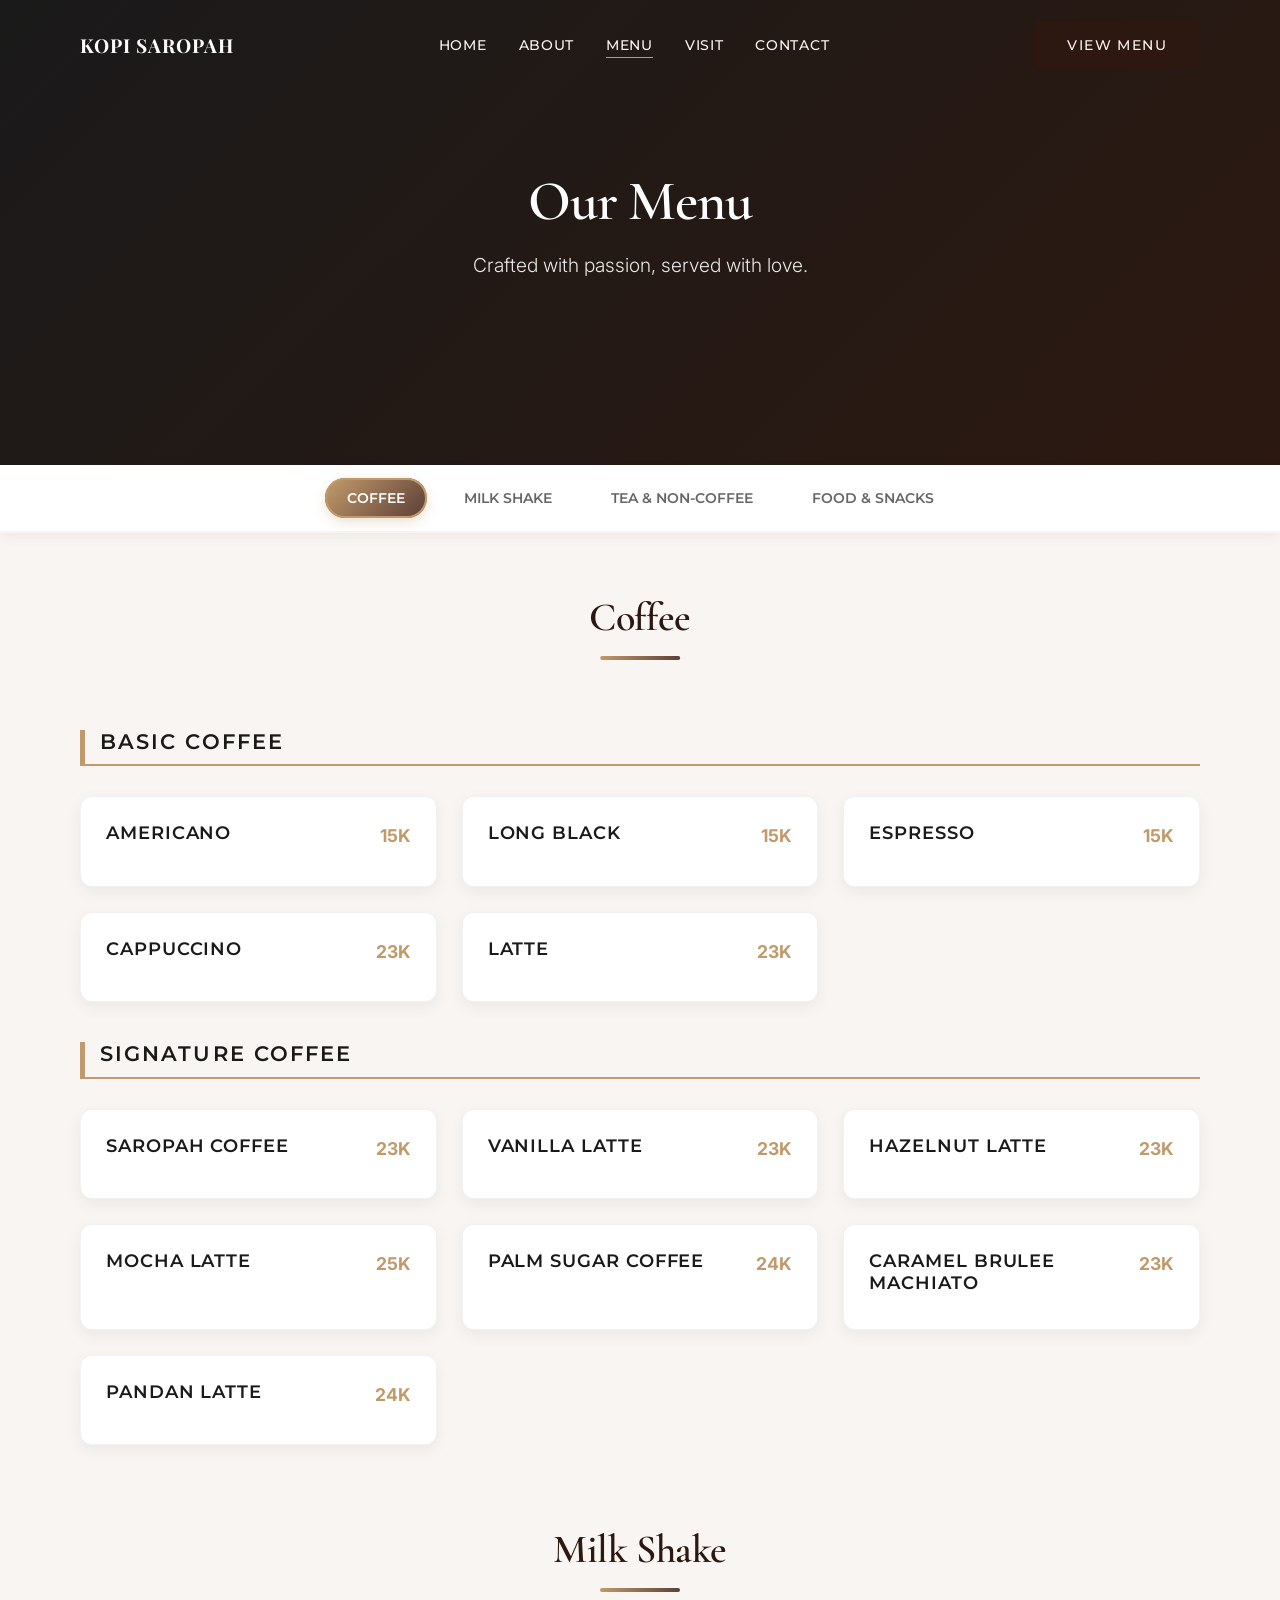
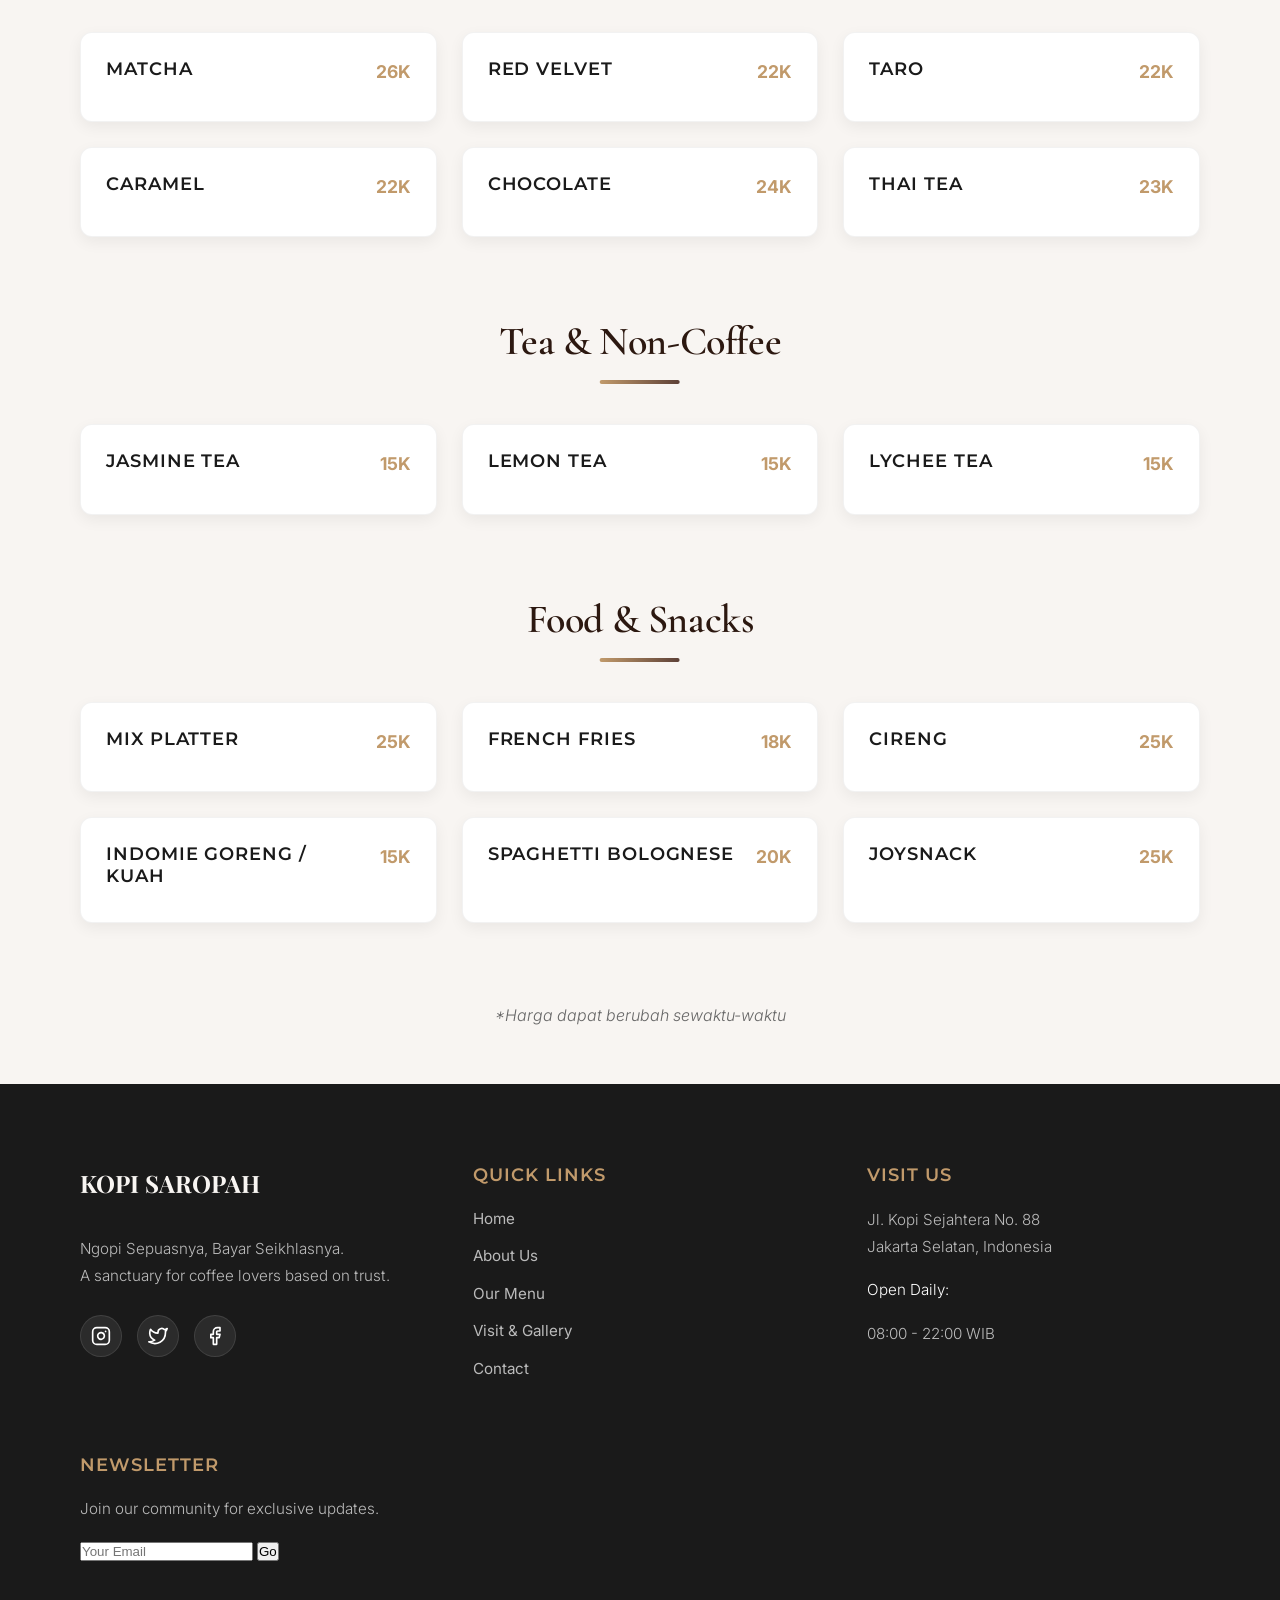
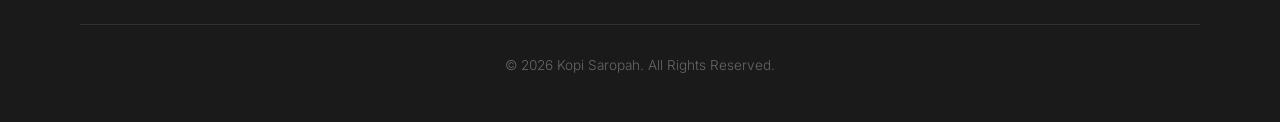
<file: menu.html>
<!DOCTYPE html>
<html lang="id">

<head>
    <meta charset="UTF-8">
    <meta name="viewport" content="width=device-width, initial-scale=1.0">
    <title>Menu - Kopi Saropah</title>
    <meta name="description" content="Explore our selection of premium coffees, teas, and pastries.">
    <link rel="stylesheet" href="assets/css/style.css">
    <link rel="manifest" href="manifest.json">
    <style>
        .menu-hero {
            background: linear-gradient(135deg, var(--color-primary-dark) 0%, var(--color-primary) 100%);
            min-height: 50vh;
            display: flex;
            align-items: center;
            justify-content: center;
            position: relative;
            overflow: hidden;
        }

        .menu-hero::before {
            content: '';
            position: absolute;
            top: 0;
            left: 0;
            right: 0;
            bottom: 0;
            background-image: url('https://images.unsplash.com/photo-1495474472287-4d71bcdd2085?ixlib=rb-1.2.1&auto=format&fit=crop&w=1950&q=80');
            background-size: cover;
            background-position: center;
            opacity: 0.15;
        }

        .menu-hero-content {
            position: relative;
            z-index: 2;
            text-align: center;
            color: white;
            max-width: 700px;
            padding: 40px 20px;
        }

        .menu-hero h1 {
            font-size: 3.5rem;
            margin-bottom: 15px;
            color: white;
        }

        .menu-hero p {
            font-size: 1.2rem;
            color: rgba(255, 255, 255, 0.9);
        }

        /* Menu Specific Inline Styles (will move to style.css) */
        .menu-nav {
            position: sticky;
            top: 70px;
            /* Adjust for fixed header */
            background: rgba(255, 255, 255, 0.98);
            backdrop-filter: blur(10px);
            z-index: 90;
            padding: 20px 0;
            border-bottom: 2px solid var(--color-bg-main);
            margin-bottom: 40px;
            transition: top 0.3s;
            box-shadow: 0 4px 12px rgba(0, 0, 0, 0.05);
        }

        .menu-nav ul {
            display: flex;
            justify-content: center;
            gap: 15px;
            flex-wrap: wrap;
            padding: 0 20px;
        }

        .menu-nav a {
            font-family: var(--font-subheading);
            font-weight: 600;
            color: var(--color-text-muted);
            text-transform: uppercase;
            font-size: 0.85rem;
            cursor: pointer;
            padding: 10px 20px;
            border-radius: 25px;
            transition: all 0.3s;
            border: 2px solid transparent;
        }

        .menu-nav a:hover,
        .menu-nav a.active {
            color: white;
            background: linear-gradient(135deg, var(--color-accent), var(--color-primary-light));
            border-color: var(--color-accent);
            transform: translateY(-2px);
            box-shadow: 0 4px 12px rgba(193, 154, 107, 0.3);
        }

        .menu-category {
            scroll-margin-top: 160px;
            margin-bottom: 80px;
        }

        .category-title {
            text-align: center;
            margin-bottom: 40px;
            color: var(--color-primary);
            font-size: 2.5rem;
            position: relative;
            display: inline-block;
            left: 50%;
            transform: translateX(-50%);
        }

        .category-title::after {
            content: '';
            display: block;
            width: 80px;
            height: 4px;
            background: linear-gradient(to right, var(--color-accent), var(--color-primary-light));
            margin: 15px auto 0;
            border-radius: 2px;
        }

        .subcategory-title {
            font-family: var(--font-subheading);
            font-size: 1.3rem;
            color: var(--color-primary-dark);
            margin-bottom: 30px;
            padding-left: 15px;
            border-left: 5px solid var(--color-accent);
            text-transform: uppercase;
            letter-spacing: 0.1em;
        }

        .menu-grid {
            display: grid;
            grid-template-columns: repeat(auto-fill, minmax(280px, 1fr));
            gap: 25px;
        }

        .menu-item {
            background: white;
            padding: 25px;
            border-radius: 12px;
            box-shadow: 0 5px 15px rgba(0, 0, 0, 0.06);
            transition: transform 0.3s, box-shadow 0.3s;
            display: flex;
            flex-direction: column;
            justify-content: space-between;
            border: 1px solid rgba(0, 0, 0, 0.05);
        }

        .menu-item:hover {
            transform: translateY(-8px);
            box-shadow: 0 12px 30px rgba(0, 0, 0, 0.12);
        }

        .item-header {
            display: flex;
            justify-content: space-between;
            align-items: flex-start;
            margin-bottom: 10px;
        }

        .item-header h4 {
            margin: 0;
            font-size: 1.15rem;
            color: var(--color-primary-dark);
            font-weight: 600;
        }

        .price {
            font-weight: 700;
            color: var(--color-accent);
            white-space: nowrap;
            font-size: 1.1rem;
        }

        .item-desc {
            font-size: 0.9rem;
            color: #666;
            margin-bottom: 10px;
        }

        @media (max-width: 768px) {
            .menu-hero h1 {
                font-size: 2.5rem;
            }
        }
    </style>
</head>

<body>

    <!-- Navigation -->
    <header>
        <div class="container d-flex justify-between align-center">
            <a href="index.html" class="logo">KOPI SAROPAH</a>
            <nav class="nav-menu">
                <ul>
                    <li><a href="index.html">Home</a></li>
                    <li><a href="about.html">About</a></li>
                    <li><a href="menu.html" class="active">Menu</a></li>
                    <li><a href="visit.html">Visit</a></li>
                    <li><a href="contact.html">Contact</a></li>
                </ul>
            </nav>
            <a href="menu.html" class="btn">View Menu</a>
            <div class="mobile-toggle">
                <span></span>
                <span></span>
                <span></span>
            </div>
        </div>
    </header>

    <!-- Hero Section -->
    <section class="menu-hero">
        <div class="menu-hero-content fade-in">
            <h1>Our Menu</h1>
            <p>Crafted with passion, served with love.</p>
        </div>
    </section>

    <!-- Menu Navigation -->
    <nav class="menu-nav">
        <div class="container">
            <ul>
                <li><a href="#coffee" class="active">Coffee</a></li>
                <li><a href="#milkshake">Milk Shake</a></li>
                <li><a href="#tea">Tea & Non-Coffee</a></li>
                <li><a href="#food">Food & Snacks</a></li>
            </ul>
        </div>
    </nav>

    <!-- Menu Content -->
    <section class="menu-content" style="padding-top: 20px;">
        <div class="container">

            <!-- COFFEE SECTION -->
            <div id="coffee" class="menu-category fade-in">
                <h2 class="category-title">Coffee</h2>

                <h3 class="subcategory-title">Basic Coffee</h3>
                <div class="menu-grid" style="margin-bottom: 40px;">
                    <div class="menu-item">
                        <div class="item-header">
                            <h4>Americano</h4>
                            <span class="price">15K</span>
                        </div>
                    </div>
                    <div class="menu-item">
                        <div class="item-header">
                            <h4>Long Black</h4>
                            <span class="price">15K</span>
                        </div>
                    </div>
                    <div class="menu-item">
                        <div class="item-header">
                            <h4>Espresso</h4>
                            <span class="price">15K</span>
                        </div>
                    </div>
                    <div class="menu-item">
                        <div class="item-header">
                            <h4>Cappuccino</h4>
                            <span class="price">23K</span>
                        </div>
                    </div>
                    <div class="menu-item">
                        <div class="item-header">
                            <h4>Latte</h4>
                            <span class="price">23K</span>
                        </div>
                    </div>
                </div>

                <h3 class="subcategory-title">Signature Coffee</h3>
                <div class="menu-grid">
                    <div class="menu-item">
                        <div class="item-header">
                            <h4>Saropah Coffee</h4>
                            <span class="price">23K</span>
                        </div>

                    </div>
                    <div class="menu-item">
                        <div class="item-header">
                            <h4>Vanilla Latte</h4>
                            <span class="price">23K</span>
                        </div>
                    </div>
                    <div class="menu-item">
                        <div class="item-header">
                            <h4>Hazelnut Latte</h4>
                            <span class="price">23K</span>
                        </div>
                    </div>
                    <div class="menu-item">
                        <div class="item-header">
                            <h4>Mocha Latte</h4>
                            <span class="price">25K</span>
                        </div>
                    </div>
                    <div class="menu-item">
                        <div class="item-header">
                            <h4>Palm Sugar Coffee</h4>
                            <span class="price">24K</span>
                        </div>
                    </div>
                    <div class="menu-item">
                        <div class="item-header">
                            <h4>Caramel Brulee Machiato</h4>
                            <span class="price">23K</span>
                        </div>

                    </div>
                    <div class="menu-item">
                        <div class="item-header">
                            <h4>Pandan Latte</h4>
                            <span class="price">24K</span>
                        </div>
                    </div>
                </div>
            </div>

            <!-- MILK SHAKE SECTION -->
            <div id="milkshake" class="menu-category fade-in">
                <h2 class="category-title">Milk Shake</h2>
                <div class="menu-grid">
                    <div class="menu-item">
                        <div class="item-header">
                            <h4>Matcha</h4>
                            <span class="price">26K</span>
                        </div>
                    </div>
                    <div class="menu-item">
                        <div class="item-header">
                            <h4>Red Velvet</h4>
                            <span class="price">22K</span>
                        </div>
                    </div>
                    <div class="menu-item">
                        <div class="item-header">
                            <h4>Taro</h4>
                            <span class="price">22K</span>
                        </div>
                    </div>
                    <div class="menu-item">
                        <div class="item-header">
                            <h4>Caramel</h4>
                            <span class="price">22K</span>
                        </div>
                    </div>
                    <div class="menu-item">
                        <div class="item-header">
                            <h4>Chocolate</h4>
                            <span class="price">24K</span>
                        </div>
                    </div>
                    <div class="menu-item">
                        <div class="item-header">
                            <h4>Thai Tea</h4>
                            <span class="price">23K</span>
                        </div>
                    </div>
                </div>
            </div>

            <!-- TEA & NON-COFFEE SECTION -->
            <div id="tea" class="menu-category fade-in">
                <h2 class="category-title">Tea & Non-Coffee</h2>
                <div class="menu-grid">
                    <div class="menu-item">
                        <div class="item-header">
                            <h4>Jasmine Tea</h4>
                            <span class="price">15K</span>
                        </div>
                    </div>
                    <div class="menu-item">
                        <div class="item-header">
                            <h4>Lemon Tea</h4>
                            <span class="price">15K</span>
                        </div>
                    </div>
                    <div class="menu-item">
                        <div class="item-header">
                            <h4>Lychee Tea</h4>
                            <span class="price">15K</span>
                        </div>
                    </div>
                </div>
            </div>

            <!-- FOOD & SNACKS SECTION -->
            <div id="food" class="menu-category fade-in">
                <h2 class="category-title">Food & Snacks</h2>
                <div class="menu-grid">
                    <div class="menu-item">
                        <div class="item-header">
                            <h4>Mix Platter</h4>
                            <span class="price">25K</span>
                        </div>

                    </div>
                    <div class="menu-item">
                        <div class="item-header">
                            <h4>French Fries</h4>
                            <span class="price">18K</span>
                        </div>

                    </div>
                    <div class="menu-item">
                        <div class="item-header">
                            <h4>Cireng</h4>
                            <span class="price">25K</span>
                        </div>

                    </div>
                    <div class="menu-item">
                        <div class="item-header">
                            <h4>Indomie Goreng / Kuah</h4>
                            <span class="price">15K</span>
                        </div>

                    </div>
                    <div class="menu-item">
                        <div class="item-header">
                            <h4>Spaghetti Bolognese</h4>
                            <span class="price">20K</span>
                        </div>
                    </div>
                    <div class="menu-item">
                        <div class="item-header">
                            <h4>Joysnack</h4>
                            <span class="price">25K</span>
                        </div>
                    </div>
                </div>
            </div>

            <div class="text-center" style="margin-top: 60px;">
                <p style="font-style: italic;">*Harga dapat berubah sewaktu-waktu</p>
            </div>

        </div>
    </section>

    <!-- Footer -->
    <footer>
        <div class="container">
            <div class="footer-grid">
                <div class="footer-col">
                    <a href="index.html" class="footer-logo">KOPI SAROPAH</a>
                    <p>Ngopi Sepuasnya, Bayar Seikhlasnya.<br>A sanctuary for coffee lovers based on trust.</p>
                    <div class="footer-social">
                        <a href="#"><svg xmlns="http://www.w3.org/2000/svg" width="20" height="20" viewBox="0 0 24 24"
                                fill="none" stroke="currentColor" stroke-width="2" stroke-linecap="round"
                                stroke-linejoin="round">
                                <rect x="2" y="2" width="20" height="20" rx="5" ry="5"></rect>
                                <path d="M16 11.37A4 4 0 1 1 12.63 8 4 4 0 0 1 16 11.37z"></path>
                                <line x1="17.5" y1="6.5" x2="17.51" y2="6.5"></line>
                            </svg></a>
                        <a href="#"><svg xmlns="http://www.w3.org/2000/svg" width="20" height="20" viewBox="0 0 24 24"
                                fill="none" stroke="currentColor" stroke-width="2" stroke-linecap="round"
                                stroke-linejoin="round">
                                <path
                                    d="M23 3a10.9 10.9 0 0 1-3.14 1.53 4.48 4.48 0 0 0-7.86 3v1A10.66 10.66 0 0 1 3 4s-4 9 5 13a11.64 11.64 0 0 1-7 2c9 5 20 0 20-11.5a4.5 4.5 0 0 0-.08-.83A7.72 7.72 0 0 0 23 3z">
                                </path>
                            </svg></a>
                        <a href="#"><svg xmlns="http://www.w3.org/2000/svg" width="20" height="20" viewBox="0 0 24 24"
                                fill="none" stroke="currentColor" stroke-width="2" stroke-linecap="round"
                                stroke-linejoin="round">
                                <path d="M18 2h-3a5 5 0 0 0-5 5v3H7v4h3v8h4v-8h3l1-4h-4V7a1 1 0 0 1 1-1h3z"></path>
                            </svg></a>
                    </div>
                </div>
                <div class="footer-col">
                    <h4>Quick Links</h4>
                    <ul class="footer-links">
                        <li><a href="index.html">Home</a></li>
                        <li><a href="about.html">About Us</a></li>
                        <li><a href="menu.html">Our Menu</a></li>
                        <li><a href="visit.html">Visit & Gallery</a></li>
                        <li><a href="contact.html">Contact</a></li>
                    </ul>
                </div>
                <div class="footer-col">
                    <h4>Visit Us</h4>
                    <p>Jl. Kopi Sejahtera No. 88<br>Jakarta Selatan, Indonesia</p>
                    <p style="margin-top: 15px; color: white;">Open Daily:</p>
                    <p>08:00 - 22:00 WIB</p>
                </div>
                <div class="footer-col">
                    <h4>Newsletter</h4>
                    <p>Join our community for exclusive updates.</p>
                    <form class="newsletter-form" onsubmit="event.preventDefault(); alert('Subscribed!')">
                        <input type="email" placeholder="Your Email" required>
                        <button type="submit">Go</button>
                    </form>
                </div>
            </div>
            <div class="footer-bottom text-center">
                <p>&copy; 2026 Kopi Saropah. All Rights Reserved.</p>
            </div>
        </div>
    </footer>

    <script src="assets/js/main.js"></script>
    <script>
        // Smooth scroll for menu nav
        document.querySelectorAll('.menu-nav a').forEach(anchor => {
            anchor.addEventListener('click', function (e) {
                e.preventDefault();
                document.querySelectorAll('.menu-nav a').forEach(a => a.classList.remove('active'));
                this.classList.add('active');

                const targetId = this.getAttribute('href');
                const targetElement = document.querySelector(targetId);

                if (targetElement) {
                    const headerOffset = 150;
                    const elementPosition = targetElement.getBoundingClientRect().top;
                    const offsetPosition = elementPosition + window.pageYOffset - headerOffset;

                    window.scrollTo({
                        top: offsetPosition,
                        behavior: "smooth"
                    });
                }
            });
        });
    </script>
</body>

</html>
</file>
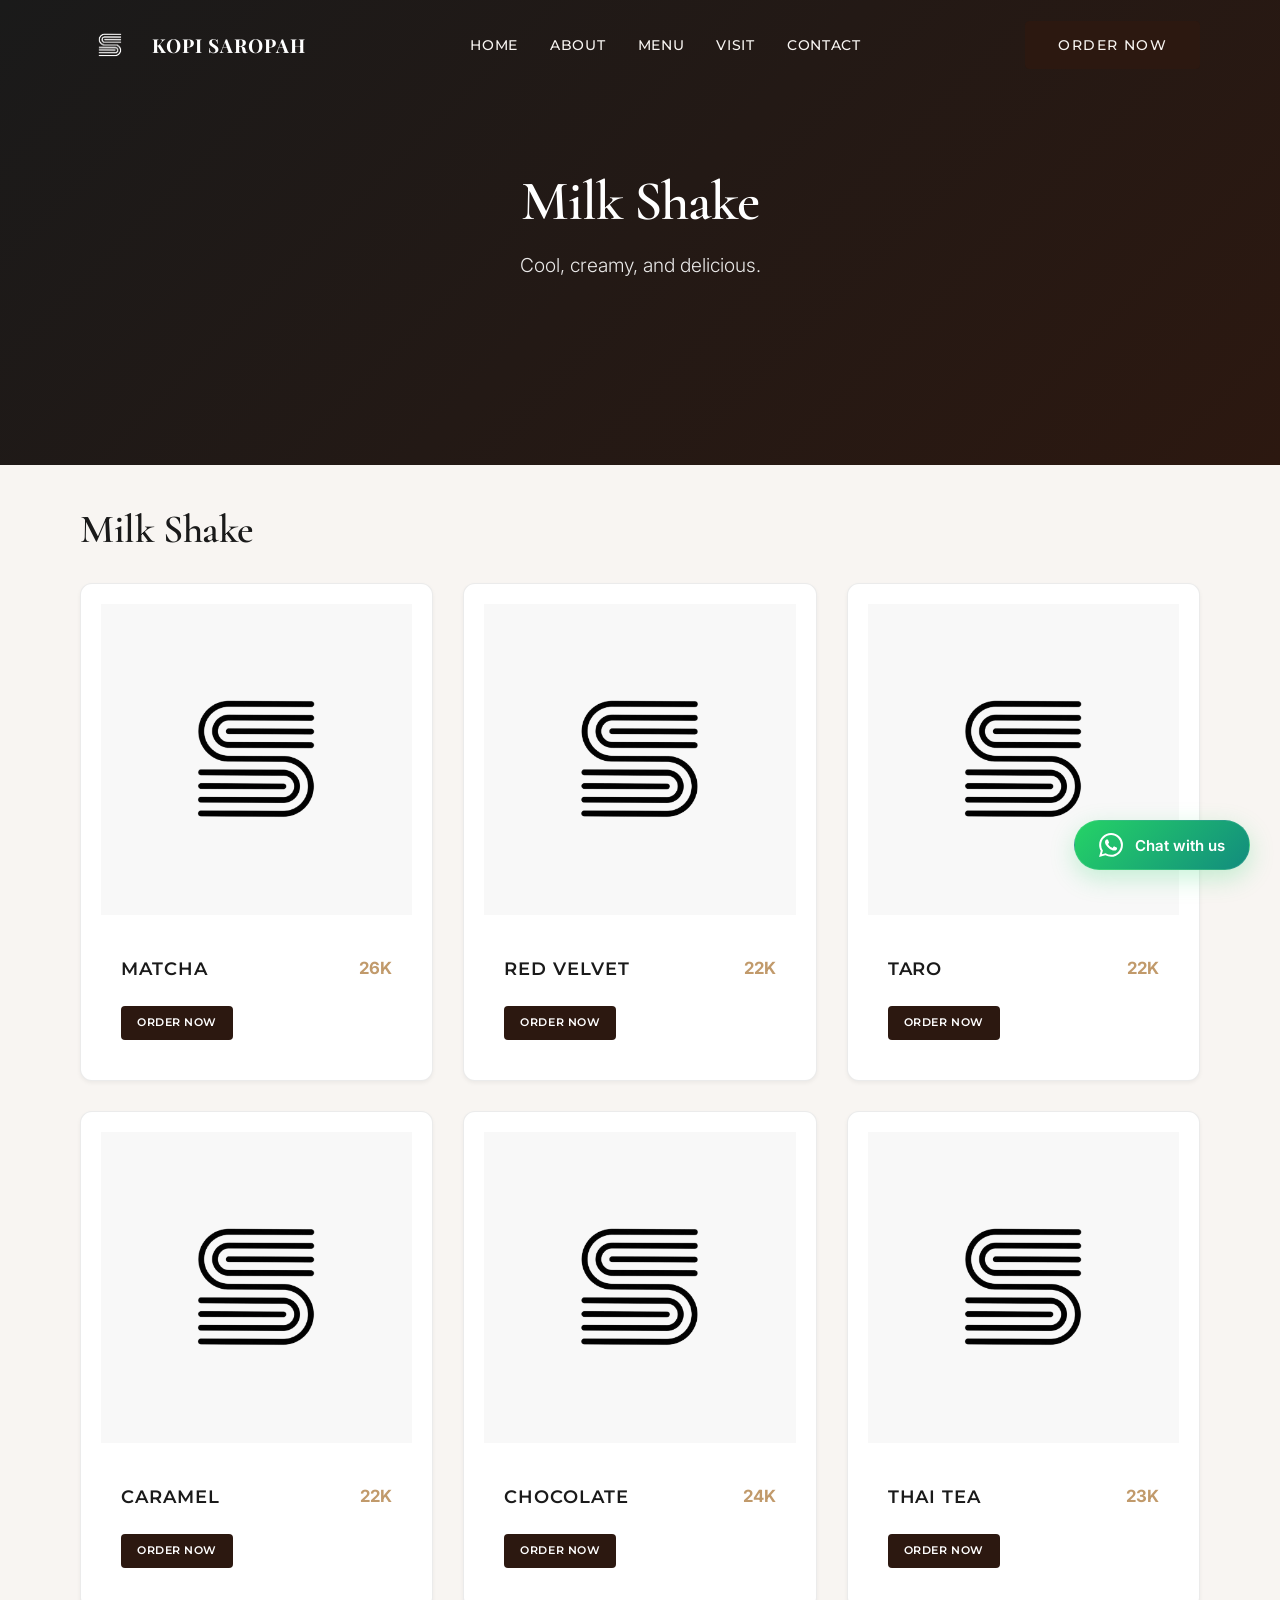
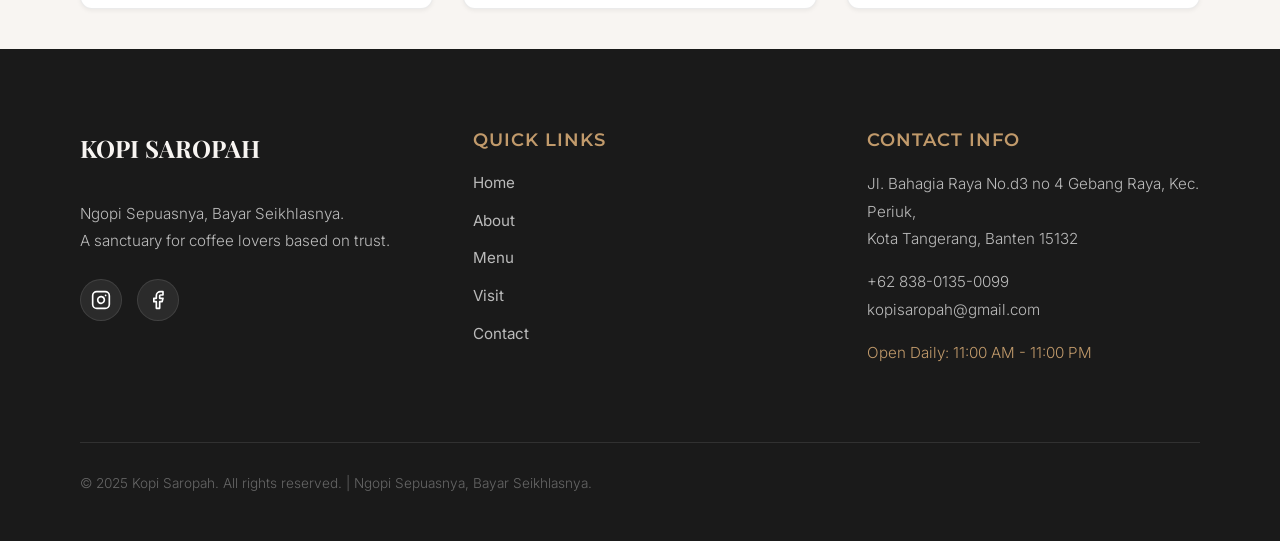
<file: milkshake.html>
<!DOCTYPE html>
<html lang="id">

<head>
    <meta charset="UTF-8">
    <meta name="viewport" content="width=device-width, initial-scale=1.0">
    <title>Milk Shake - Kopi Saropah</title>
    <meta name="description" content="Milk Shake Menu - Kopi Saropah">

    <!-- Favicon -->
    <link rel="icon" type="image/webp" href="/assets/images/logo.webp">
    <link rel="apple-touch-icon" href="/assets/images/logo.webp">

    <link rel="stylesheet" href="/assets/css/style.css">
    <link rel="manifest" href="/manifest.json">
</head>

<body data-category="milkshake">

    <!-- Navigation -->
    <header>
        <div class="container d-flex justify-between align-center">
            <a href="index.html" class="logo">
                <img src="/assets/images/logo.webp" alt="Kopi Saropah Logo" loading="lazy">
                <span>KOPI SAROPAH</span>
            </a>
            <nav class="nav-menu">
                <ul>
                    <li><a href="index.html">Home</a></li>
                    <li><a href="about.html">About</a></li>
                    <li class="menu-dropdown">
                        <a href="#" class="dropdown-toggle">Menu</a>
                        <div class="dropdown-menu">
                            <div class="dropdown-column">
                                <a href="#" class="category-link" data-category="coffee">
                                    Coffee <span class="arrow">›</span>
                                </a>
                                <div class="subcategory-menu">
                                    <a href="coffee-basic.html">Basic</a>
                                    <a href="coffee-signature.html">Signature</a>
                                </div>
                            </div>
                            <div class="dropdown-column">
                                <a href="milkshake.html" class="category-link">
                                    Milk Shake
                                </a>
                            </div>
                            <div class="dropdown-column">
                                <a href="tea.html" class="category-link">
                                    Tea & Non-Coffee
                                </a>
                            </div>
                            <div class="dropdown-column">
                                <a href="food.html" class="category-link">
                                    Food & Snacks
                                </a>
                            </div>
                        </div>
                    </li>
                    <li><a href="visit.html">Visit</a></li>
                    <li><a href="contact.html">Contact</a></li>
                </ul>
            </nav>
            <a href="https://easyeat.id/r/kopisaropah/3" target="_blank" class="btn">Order Now</a>
            <div class="mobile-toggle">
                <span></span>
                <span></span>
                <span></span>
            </div>
        </div>
    </header>

    <!-- Menu Hero Section -->
    <section class="menu-hero">
        <div class="menu-hero-content fade-in">
            <h1>Milk Shake</h1>
            <p>Cool, creamy, and delicious.</p>
        </div>
    </section>

    <!-- Menu Content -->
    <section class="menu-content">
        <div class="container">
            <h2 class="category-title">Milk Shake</h2>

            <div id="menu-container" class="menu-grid">
                <!-- Items will be loaded dynamically -->
                <div class="loader-placeholder">Loading menu...</div>
            </div>
        </div>
    </section>

    <!-- Footer -->
    <footer>
        <div class="container">
            <div class="footer-grid">
                <div class="footer-col">
                    <a href="index.html" class="footer-logo">KOPI SAROPAH</a>
                    <p>Ngopi Sepuasnya, Bayar Seikhlasnya.<br>A sanctuary for coffee lovers based on trust.</p>
                    <div class="footer-social">
                        <a href="https://www.instagram.com/kopi_saropah/" target="_blank"><svg
                                xmlns="http://www.w3.org/2000/svg" width="20" height="20" viewBox="0 0 24 24"
                                fill="none" stroke="currentColor" stroke-width="2" stroke-linecap="round"
                                stroke-linejoin="round">
                                <rect x="2" y="2" width="20" height="20" rx="5" ry="5"></rect>
                                <path d="M16 11.37A4 4 0 1 1 12.63 8 4 4 0 0 1 16 11.37z"></path>
                                <line x1="17.5" y1="6.5" x2="17.51" y2="6.5"></line>
                            </svg></a>
                        <a href="https://www.facebook.com/share/18A91errz5/" target="_blank"><svg
                                xmlns="http://www.w3.org/2000/svg" width="20" height="20" viewBox="0 0 24 24"
                                fill="none" stroke="currentColor" stroke-width="2" stroke-linecap="round"
                                stroke-linejoin="round">
                                <path d="M18 2h-3a5 5 0 0 0-5 5v3H7v4h3v8h4v-8h3l1-4h-4V7a1 1 0 0 1 1-1h3z"></path>
                            </svg></a>
                    </div>
                </div>
                <div class="footer-col">
                    <h4>Quick Links</h4>
                    <ul class="footer-links">
                        <li><a href="index.html">Home</a></li>
                        <li><a href="about.html">About</a></li>
                        <li><a href="coffee-basic.html">Menu</a></li>
                        <li><a href="visit.html">Visit</a></li>
                        <li><a href="contact.html">Contact</a></li>
                    </ul>
                </div>
                <div class="footer-col">
                    <h4>Contact Info</h4>
                    <p>Jl. Bahagia Raya No.d3 no 4 Gebang Raya, Kec. Periuk,<br>Kota Tangerang, Banten 15132</p>
                    <p class="mt-15">
                        <a href="tel:+6283801350099" class="footer-link">+62 838-0135-0099</a><br>
                        <a href="mailto:kopisaropah@gmail.com" class="footer-link">kopisaropah@gmail.com</a>
                    </p>
                    <p class="mt-15 accent-text">Open Daily: 11:00 AM - 11:00 PM</p>
                </div>
            </div>
            <div class="footer-bottom">
                <p>&copy; 2025 Kopi Saropah. All rights reserved. | Ngopi Sepuasnya, Bayar Seikhlasnya.</p>
            </div>
        </div>
    </footer>

    <script src="/assets/js/main.js"></script>
    <script src="/assets/js/menu-renderer.js"></script>
    <script src="/assets/js/whatsapp-widget.js"></script>
</body>

</html>
</file>
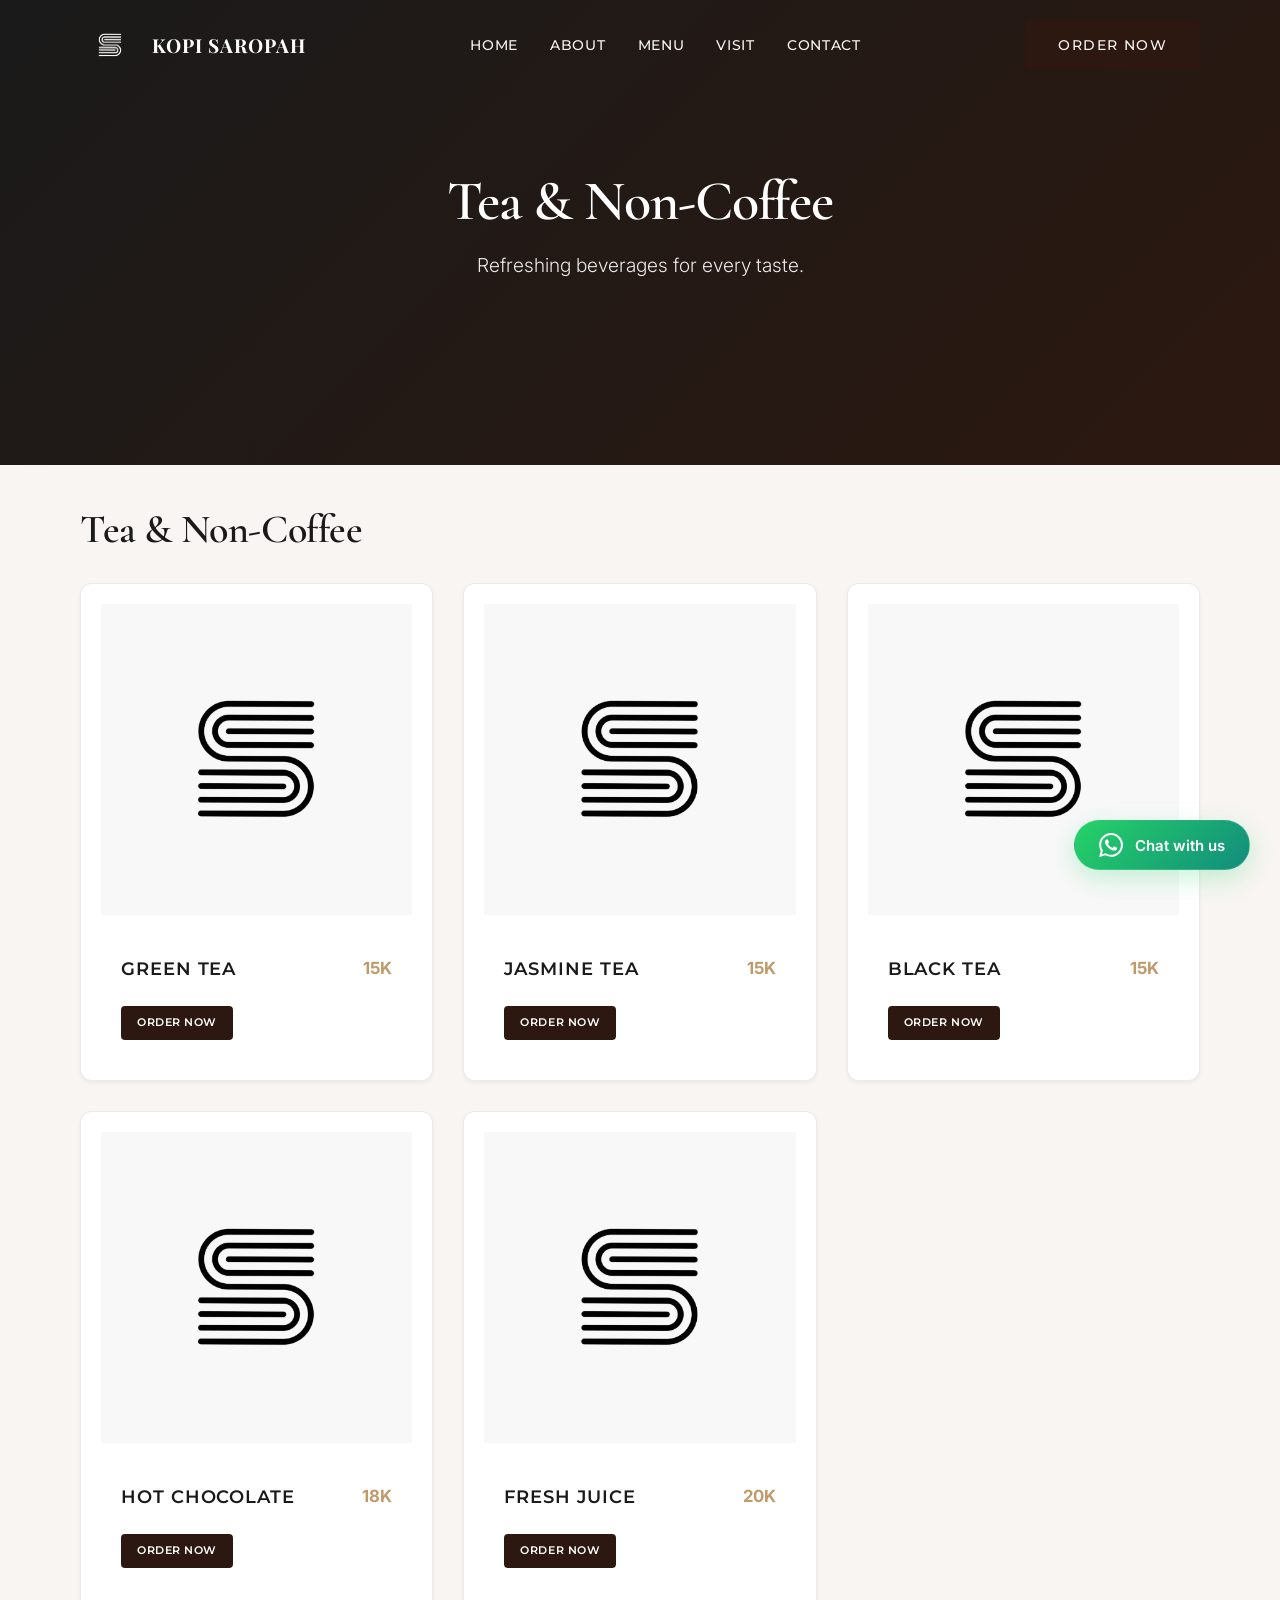
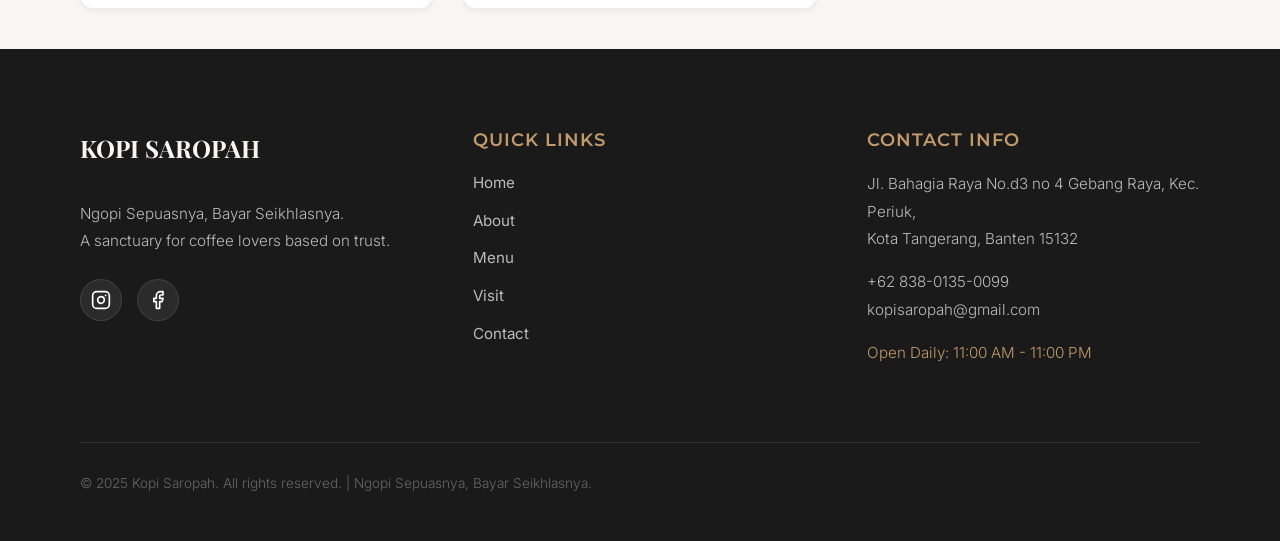
<file: tea.html>
<!DOCTYPE html>
<html lang="id">

<head>
    <meta charset="UTF-8">
    <meta name="viewport" content="width=device-width, initial-scale=1.0">
    <title>Tea & Non-Coffee - Kopi Saropah</title>
    <meta name="description" content="Tea & Non-Coffee Menu - Kopi Saropah">

    <!-- Favicon -->
    <link rel="icon" type="image/webp" href="/assets/images/logo.webp">
    <link rel="apple-touch-icon" href="/assets/images/logo.webp">

    <link rel="stylesheet" href="/assets/css/style.css">
    <link rel="manifest" href="/manifest.json">
</head>

<body data-category="tea">

    <!-- Navigation -->
    <header>
        <div class="container d-flex justify-between align-center">
            <a href="index.html" class="logo">
                <img src="/assets/images/logo.webp" alt="Kopi Saropah Logo" loading="lazy">
                <span>KOPI SAROPAH</span>
            </a>
            <nav class="nav-menu">
                <ul>
                    <li><a href="index.html">Home</a></li>
                    <li><a href="about.html">About</a></li>
                    <li class="menu-dropdown">
                        <a href="#" class="dropdown-toggle">Menu</a>
                        <div class="dropdown-menu">
                            <div class="dropdown-column">
                                <a href="#" class="category-link" data-category="coffee">
                                    Coffee <span class="arrow">›</span>
                                </a>
                                <div class="subcategory-menu">
                                    <a href="coffee-basic.html">Basic</a>
                                    <a href="coffee-signature.html">Signature</a>
                                </div>
                            </div>
                            <div class="dropdown-column">
                                <a href="milkshake.html" class="category-link">
                                    Milk Shake
                                </a>
                            </div>
                            <div class="dropdown-column">
                                <a href="tea.html" class="category-link">
                                    Tea & Non-Coffee
                                </a>
                            </div>
                            <div class="dropdown-column">
                                <a href="food.html" class="category-link">
                                    Food & Snacks
                                </a>
                            </div>
                        </div>
                    </li>
                    <li><a href="visit.html">Visit</a></li>
                    <li><a href="contact.html">Contact</a></li>
                </ul>
            </nav>
            <a href="https://easyeat.id/r/kopisaropah/3" target="_blank" class="btn">Order Now</a>
            <div class="mobile-toggle">
                <span></span>
                <span></span>
                <span></span>
            </div>
        </div>
    </header>

    <!-- Menu Hero Section -->
    <section class="menu-hero">
        <div class="menu-hero-content fade-in">
            <h1>Tea & Non-Coffee</h1>
            <p>Refreshing beverages for every taste.</p>
        </div>
    </section>

    <!-- Menu Content -->
    <section class="menu-content">
        <div class="container">
            <h2 class="category-title">Tea & Non-Coffee</h2>

            <div id="menu-container" class="menu-grid">
                <!-- Items will be loaded dynamically -->
                <div class="loader-placeholder">Loading menu...</div>
            </div>
        </div>
    </section>

    <!-- Footer -->
    <footer>
        <div class="container">
            <div class="footer-grid">
                <div class="footer-col">
                    <a href="index.html" class="footer-logo">KOPI SAROPAH</a>
                    <p>Ngopi Sepuasnya, Bayar Seikhlasnya.<br>A sanctuary for coffee lovers based on trust.</p>
                    <div class="footer-social">
                        <a href="https://www.instagram.com/kopi_saropah/" target="_blank"><svg
                                xmlns="http://www.w3.org/2000/svg" width="20" height="20" viewBox="0 0 24 24"
                                fill="none" stroke="currentColor" stroke-width="2" stroke-linecap="round"
                                stroke-linejoin="round">
                                <rect x="2" y="2" width="20" height="20" rx="5" ry="5"></rect>
                                <path d="M16 11.37A4 4 0 1 1 12.63 8 4 4 0 0 1 16 11.37z"></path>
                                <line x1="17.5" y1="6.5" x2="17.51" y2="6.5"></line>
                            </svg></a>
                        <a href="https://www.facebook.com/share/18A91errz5/" target="_blank"><svg
                                xmlns="http://www.w3.org/2000/svg" width="20" height="20" viewBox="0 0 24 24"
                                fill="none" stroke="currentColor" stroke-width="2" stroke-linecap="round"
                                stroke-linejoin="round">
                                <path d="M18 2h-3a5 5 0 0 0-5 5v3H7v4h3v8h4v-8h3l1-4h-4V7a1 1 0 0 1 1-1h3z"></path>
                            </svg></a>
                    </div>
                </div>
                <div class="footer-col">
                    <h4>Quick Links</h4>
                    <ul class="footer-links">
                        <li><a href="index.html">Home</a></li>
                        <li><a href="about.html">About</a></li>
                        <li><a href="coffee-basic.html">Menu</a></li>
                        <li><a href="visit.html">Visit</a></li>
                        <li><a href="contact.html">Contact</a></li>
                    </ul>
                </div>
                <div class="footer-col">
                    <h4>Contact Info</h4>
                    <p>Jl. Bahagia Raya No.d3 no 4 Gebang Raya, Kec. Periuk,<br>Kota Tangerang, Banten 15132</p>
                    <p class="mt-15">
                        <a href="tel:+6283801350099" class="footer-link">+62 838-0135-0099</a><br>
                        <a href="mailto:kopisaropah@gmail.com" class="footer-link">kopisaropah@gmail.com</a>
                    </p>
                    <p class="mt-15 accent-text">Open Daily: 11:00 AM - 11:00 PM</p>
                </div>
            </div>
            <div class="footer-bottom">
                <p>&copy; 2025 Kopi Saropah. All rights reserved. | Ngopi Sepuasnya, Bayar Seikhlasnya.</p>
            </div>
        </div>
    </footer>

    <script src="/assets/js/main.js"></script>
    <script src="/assets/js/menu-renderer.js"></script>
    <script src="/assets/js/whatsapp-widget.js"></script>
</body>

</html>
</file>
<file: assets/css/style.css>
/* Google Fonts Import */
@import url('https://fonts.googleapis.com/css2?family=Cormorant+Garamond:wght@400;500;600;700&family=Inter:wght@300;400;500;600&family=Montserrat:wght@400;500;600&family=Playfair+Display:wght@400;500;600;700&display=swap');

/* CSS Variables */
:root {
    /* Colors */
    --color-primary-dark: #1A1A1A;
    --color-primary: #2C1810;
    --color-primary-light: #5D4037;
    --color-accent: #C19A6B;
    --color-bg-main: #F8F5F2;
    --color-bg-secondary: #FFFFFF;
    --color-text-main: #1A1A1A;
    --color-text-light: #F8F5F2;
    --color-text-muted: #666666;

    /* Typography */
    --font-heading: 'Cormorant Garamond', serif;
    --font-subheading: 'Montserrat', sans-serif;
    --font-body: 'Inter', sans-serif;
    --font-display: 'Playfair Display', serif;

    /* Spacing */
    --spacing-xs: 0.5rem;
    /* 8px */
    --spacing-sm: 1rem;
    /* 16px */
    --spacing-md: 2rem;
    /* 32px */
    --spacing-lg: 4rem;
    /* 64px */
    --spacing-xl: 8rem;
    /* 128px */

    /* Layout */
    --container-width: 1200px;
    --header-height: 90px;
    --border-radius: 8px;

    /* Effects */
    --shadow-sm: 0 2px 4px rgba(0, 0, 0, 0.05);
    --shadow-md: 0 4px 8px rgba(0, 0, 0, 0.1);
    --shadow-lg: 0 10px 20px rgba(0, 0, 0, 0.15);
    --transition-fast: 0.3s ease;
    --transition-smooth: 0.5s cubic-bezier(0.4, 0, 0.2, 1);
}

/* Reset & Base Styles */
*,
*::before,
*::after {
    box-sizing: border-box;
    margin: 0;
    padding: 0;
}

html {
    scroll-behavior: smooth;
    font-size: 16px;
}

body {
    font-family: var(--font-body);
    background-color: var(--color-bg-main);
    color: var(--color-text-main);
    line-height: 1.6;
    -webkit-font-smoothing: antialiased;
    overflow-x: hidden;
}

h1,
h2,
h3,
h4,
h5,
h6 {
    font-family: var(--font-heading);
    color: var(--color-primary-dark);
    line-height: 1.2;
    margin-bottom: var(--spacing-sm);
    font-weight: 600;
}

h1 {
    font-size: 3.5rem;
    letter-spacing: -0.02em;
}

h2 {
    font-size: 2.5rem;
    letter-spacing: -0.01em;
}

h3 {
    font-size: 1.75rem;
}

h4 {
    font-family: var(--font-subheading);
    font-size: 1.25rem;
    letter-spacing: 0.05em;
    text-transform: uppercase;
}

p {
    margin-bottom: var(--spacing-sm);
    font-weight: 300;
    color: var(--color-text-muted);
}

a {
    text-decoration: none;
    color: inherit;
    transition: var(--transition-fast);
}

ul {
    list-style: none;
}

img {
    max-width: 100%;
    height: auto;
    display: block;
}

/* Utility Classes */
.container {
    width: 90%;
    max-width: var(--container-width);
    margin: 0 auto;
    padding: 0 var(--spacing-sm);
}

.text-center {
    text-align: center;
}

.text-right {
    text-align: right;
}

.text-left {
    text-align: left;
}

.d-flex {
    display: flex;
}

.align-center {
    align-items: center;
}

.justify-between {
    justify-content: space-between;
}

.justify-center {
    justify-content: center;
}

.grid {
    display: grid;
    gap: var(--spacing-md);
}

.grid-3 {
    grid-template-columns: repeat(auto-fit, minmax(300px, 1fr));
}

.bg-light {
    background-color: var(--color-bg-secondary);
}

.bg-dark {
    background-color: var(--color-primary-dark);
    color: var(--color-text-light);
}

.text-light {
    color: var(--color-text-light);
}

.mt-sm {
    margin-top: var(--spacing-sm);
}

.mt-md {
    margin-top: var(--spacing-md);
}

.mt-lg {
    margin-top: var(--spacing-lg);
}

.mt-15 {
    margin-top: 15px;
}

.mt-40 {
    margin-top: 40px;
}

.mt-50 {
    margin-top: 50px;
}

.mt-60 {
    margin-top: 60px;
}

.section-subtitle {
    max-width: 600px;
    margin: 10px auto 0;
    color: var(--color-text-muted);
}

.full-size {
    height: 100%;
    width: 100%;
}

.white-text {
    color: white !important;
}

.accent-text {
    color: var(--color-accent) !important;
}

.pb-80 {
    padding-bottom: 80px;
}

.btn-directions {
    margin-top: 15px;
    font-size: 0.85rem;
    padding: 8px 20px;
}

/* Timeline Components */
.timeline-container {
    position: relative;
    max-width: 900px;
    margin: 60px auto 0;
    padding: 40px 0;
}

.timeline-line {
    position: absolute;
    left: 50%;
    top: 0;
    bottom: 0;
    width: 3px;
    background: linear-gradient(to bottom, var(--color-accent), var(--color-primary));
    transform: translateX(-50%);
}

.timeline-event {
    display: flex;
    margin-bottom: 80px;
    position: relative;
}

.timeline-left {
    flex: 1;
    text-align: right;
    padding-right: 50px;
}

.timeline-right {
    flex: 1;
    padding-left: 50px;
}

.timeline-spacer {
    flex: 1;
}

.timeline-card {
    padding: 30px;
    border-radius: 12px;
    box-shadow: var(--shadow-lg);
    position: relative;
}

.timeline-dot {
    position: absolute;
    top: 50%;
    width: 30px;
    height: 30px;
    background: var(--color-accent);
    border-radius: 50%;
    transform: translateY(-50%);
    border: 4px solid white;
    box-shadow: 0 0 0 3px var(--color-accent);
}

.timeline-left .timeline-dot {
    right: -15px;
}

.timeline-right .timeline-dot {
    left: -15px;
}

/* Gradients */
.bg-primary-gradient {
    background: linear-gradient(135deg, var(--color-primary) 0%, var(--color-primary-dark) 100%);
}

.bg-accent-gradient {
    background: linear-gradient(135deg, var(--color-accent) 0%, var(--color-primary-light) 100%);
}

.bg-gradient-light {
    background: linear-gradient(to bottom, white 0%, var(--color-bg-main) 100%);
}

/* UI Utilities */
.m-0 {
    margin: 0 !important;
}

.mt-10 {
    margin-top: 10px !important;
}

.mb-15 {
    margin-bottom: 15px !important;
}

.gap-15 {
    gap: 15px !important;
}

.fs-1-5 {
    font-size: 1.5rem !important;
}

.white-text-95 {
    color: rgba(255, 255, 255, 0.95);
}

.white-text-85 {
    color: rgba(255, 255, 255, 0.85);
}

.icon-circle {
    width: 50px;
    height: 50px;
    border-radius: 50%;
    display: flex;
    align-items: center;
    justify-content: center;
    flex-shrink: 0;
}

.bg-white {
    background-color: white !important;
}

.badge {
    display: inline-block;
    padding: 8px 20px;
    border-radius: 20px;
    font-weight: 700;
    font-size: 1.1rem;
}

.badge-accent {
    background-color: var(--color-accent);
    color: white;
}

.badge-white {
    background-color: white;
    color: var(--color-primary);
    border: 2px solid var(--color-accent);
}

.badge-gradient {
    background: linear-gradient(135deg, var(--color-accent), #FFD700);
    color: white;
}

.flex-end-header {
    display: flex;
    align-items: center;
    gap: 15px;
    justify-content: flex-end;
}

.timeline-text {
    color: rgba(255, 255, 255, 0.85);
    line-height: 1.7;
    margin: 0;
}

.border-accent {
    border: 2px solid var(--color-accent) !important;
}

.timeline-dot.dot-gradient {
    background: linear-gradient(135deg, var(--color-accent), #FFD700);
}

.py-100 {
    padding-top: 100px;
    padding-bottom: 100px;
}

.bg-main {
    background-color: var(--color-bg-main) !important;
}

.max-900 {
    max-width: 900px;
}

.mx-auto {
    margin-left: auto;
    margin-right: auto;
}

.btn {
    display: inline-block;
    padding: 12px 32px;
    background-color: var(--color-primary);
    color: var(--color-text-light);
    font-family: var(--font-subheading);
    font-weight: 500;
    text-transform: uppercase;
    letter-spacing: 0.1em;
    font-size: 0.875rem;
    border: 1px solid var(--color-primary);
    border-radius: 4px;
    cursor: pointer;
    transition: var(--transition-fast);
}

.btn:hover {
    background-color: var(--color-primary-light);
    transform: translateY(-2px);
    box-shadow: var(--shadow-md);
}

.btn-order {
    display: inline-block;
    padding: 8px 16px;
    background-color: var(--color-primary);
    color: white !important;
    font-family: var(--font-subheading);
    font-weight: 600;
    text-transform: uppercase;
    letter-spacing: 0.05em;
    font-size: 0.7rem;
    border-radius: 4px;
    transition: var(--transition-fast);
}

.btn-order:hover {
    background-color: var(--color-accent);
    transform: translateY(-2px);
}

/* Header & Nav */
header {
    position: fixed;
    top: 0;
    left: 0;
    width: 100%;
    height: var(--header-height);
    display: flex;
    align-items: center;
    z-index: 1000;
    background-color: transparent;
    transition: all 0.4s ease;
}

header.scrolled {
    background-color: rgba(255, 255, 255, 0.98);
    backdrop-filter: blur(10px);
    box-shadow: var(--shadow-sm);
    height: 70px;
}

.logo {
    display: flex;
    align-items: center;
    gap: 0.75rem;
    font-family: var(--font-display);
    font-size: 1.2rem;
    font-weight: 700;
    letter-spacing: 0.05em;
    color: var(--color-primary-dark);
    text-decoration: none;
}

.logo img {
    height: 60px;
    width: auto;
    object-fit: contain;
}

.logo span {
    font-family: var(--font-display);
    font-size: inherit;
    font-weight: 700;
    letter-spacing: 0.05em;
    color: var(--color-primary-dark);
}

header.scrolled .logo {
    font-size: 1.2rem;
}



header.scrolled .logo img {
    height: 60px;
}

/* Transparent header styles */
header:not(.scrolled) .logo,
header:not(.scrolled) .logo span {
    color: white !important;
}

header:not(.scrolled) .logo img {
    filter: brightness(0) invert(1);
    /* Make logo white */
}

.nav-menu ul {
    display: flex;
    gap: 2rem;
}

header.scrolled .dropdown-menu {
    margin-top: 0.25rem;
}

.nav-menu a {
    font-family: var(--font-subheading);
    font-size: 0.875rem;
    text-transform: uppercase;
    letter-spacing: 0.05em;
    font-weight: 500;
    position: relative;
}

.nav-menu a::after {
    content: '';
    position: absolute;
    bottom: -4px;
    left: 0;
    width: 0;
    height: 1px;
    background-color: var(--color-accent);
    transition: width 0.3s ease;
}

.nav-menu a:hover::after,
.nav-menu a.active::after {
    width: 100%;
}

/* Dropdown Menu */
.menu-dropdown {
    position: relative;
}

.dropdown-toggle {
    cursor: pointer;
    color: var(--color-primary-dark);
}

header.scrolled .dropdown-toggle {
    color: var(--color-primary-dark);
}

.dropdown-menu {
    position: absolute;
    top: 100%;
    left: 0;
    background: white;
    border-radius: 8px;
    box-shadow: var(--shadow-lg);
    padding: 1.5rem 0;
    min-width: 250px;
    opacity: 0;
    visibility: hidden;
    transform: translateY(-10px);
    transition: all 0.3s ease;
    z-index: 2000;
    margin-top: 0.5rem;
}

.menu-dropdown:hover .dropdown-menu,
.menu-dropdown.active .dropdown-menu {
    opacity: 1;
    visibility: visible;
    transform: translateY(0);
}

.dropdown-column {
    position: relative;
}

.category-link {
    display: block;
    padding: 0.75rem 1.5rem;
    color: var(--color-primary-dark);
    font-size: 0.9rem;
    font-weight: 500;
    transition: all 0.3s ease;
}

.category-link:hover {
    background: var(--color-bg-main);
    padding-left: 2rem;
}

.category-link .arrow {
    margin-left: 0.5rem;
    opacity: 0;
    transition: opacity 0.3s ease;
}

.dropdown-column:hover .arrow {
    opacity: 1;
}

.subcategory-menu {
    position: absolute;
    left: 100%;
    top: 0;
    background: white;
    border-radius: 8px;
    box-shadow: var(--shadow-md);
    min-width: 150px;
    opacity: 0;
    visibility: hidden;
    transform: translateX(-10px);
    transition: all 0.3s ease;
    z-index: 2001;
    margin-left: 0.5rem;
}

.dropdown-column:hover .subcategory-menu {
    opacity: 1;
    visibility: visible;
    transform: translateX(0);
}

.subcategory-menu a {
    display: block;
    padding: 0.75rem 1.5rem;
    color: var(--color-primary-dark);
    font-size: 0.85rem;
    white-space: nowrap;
    transition: all 0.3s ease;
}

.subcategory-menu a:hover {
    background: var(--color-accent);
    color: white;
}

/* Ensure dropdown links are readable when header is transparent */
.dropdown-menu,
.dropdown-menu a,
.category-link,
.subcategory-menu a {
    color: var(--color-primary-dark) !important;
}

/* Make dropdown background slightly elevated on top of hero */
.dropdown-menu {
    background: rgba(255, 255, 255, 0.98);
}

/* Mobile Menu Dropdown */
@media (max-width: 768px) {
    .dropdown-menu {
        position: fixed;
        left: 50%;
        transform: translateX(-50%) translateY(-10px);
        min-width: 200px;
        max-width: 90vw;
    }

    .menu-dropdown.active .dropdown-menu {
        transform: translateX(-50%) translateY(0);
    }

    .subcategory-menu {
        position: static;
        opacity: 0;
        visibility: hidden;
        transform: none;
        height: 0;
        overflow: hidden;
        margin-left: 0;
        margin-top: 0;
        box-shadow: none;
        background: var(--color-bg-main);
    }

    .dropdown-column.active .subcategory-menu {
        opacity: 1;
        visibility: visible;
        height: auto;
    }

    .subcategory-menu a {
        padding: 0.75rem 1.5rem 0.75rem 2.5rem;
    }

    .category-link .arrow {
        opacity: 1;
        float: right;
    }
}

.mobile-toggle {
    display: none;
    flex-direction: column;
    gap: 6px;
    cursor: pointer;
}

.mobile-toggle span {
    width: 24px;
    height: 2px;
    background-color: var(--color-primary-dark);
    transition: 0.3s;
}

/* Hero Section */
.hero {
    height: 100vh;
    position: relative;
    overflow: hidden;
    color: white;
}

.hero-bg {
    position: absolute;
    top: 0;
    left: 0;
    width: 100%;
    height: 100%;
    z-index: -1;
}

.hero-bg img {
    width: 100%;
    height: 100%;
    object-fit: cover;
}

.hero-bg .overlay {
    position: absolute;
    top: 0;
    left: 0;
    width: 100%;
    height: 100%;
    background: linear-gradient(rgba(0, 0, 0, 0.3), rgba(0, 0, 0, 0.7));
}

.hero-content {
    position: relative;
    z-index: 1;
    max-width: 800px;
    padding: 0 var(--spacing-sm);
}

.hero h1 {
    color: white;
    font-size: 4rem;
    margin-bottom: var(--spacing-sm);
}

.hero-sub {
    font-family: var(--font-subheading);
    font-size: 1.25rem;
    letter-spacing: 0.1em;
    text-transform: uppercase;
    margin-bottom: var(--spacing-xs);
    color: var(--color-accent);
}

.hero-tagline {
    font-style: italic;
    opacity: 0.9;
    color: white;
}

.scroll-indicator {
    position: absolute;
    bottom: 40px;
    left: 50%;
    transform: translateX(-50%);
    animation: bounce 2s infinite;
    font-size: 2rem;
    color: white;
}

@keyframes bounce {

    0%,
    20%,
    50%,
    80%,
    100% {
        transform: translateY(0) translateX(-50%);
    }

    40% {
        transform: translateY(-10px) translateX(-50%);
    }

    60% {
        transform: translateY(-5px) translateX(-50%);
    }
}

/* Section Common */
section {
    padding: var(--spacing-xl) 0;
}

.section-title {
    margin-bottom: var(--spacing-lg);
}

/* Cards */
.card {
    background: var(--color-bg-secondary);
    padding: var(--spacing-md);
    border-radius: var(--border-radius);
    box-shadow: var(--shadow-sm);
    border: 1px solid rgba(0, 0, 0, 0.08);
    transition: var(--transition-fast);
}

.card:hover {
    transform: translateY(-5px);
    box-shadow: var(--shadow-lg);
}

.icon-box {
    font-size: 2.5rem;
    margin-bottom: var(--spacing-sm);
    color: var(--color-accent);
}

/* Menu Cards */
.menu-card {
    background: var(--color-bg-secondary);
    border-radius: var(--border-radius);
    overflow: hidden;
    box-shadow: var(--shadow-sm);
    border: 1px solid rgba(0, 0, 0, 0.08);
    transition: var(--transition-fast);
}

.menu-card:hover {
    transform: translateY(-5px);
    box-shadow: var(--shadow-md);
    border-color: var(--color-accent);
}

.menu-card:hover .card-image img {
    transform: scale(1.05);
}

.card-image {
    height: 250px;
    overflow: hidden;
}

.card-image img {
    width: 100%;
    height: 100%;
    object-fit: cover;
    transition: transform 0.6s ease;
}

.card-info {
    padding: var(--spacing-md);
}

.card-info h3 {
    font-size: 1.5rem;
    margin-bottom: var(--spacing-xs);
}

/* Experience */
.split-layout {
    gap: var(--spacing-lg);
}

.split-layout>div {
    flex: 1;
}

.image-col img {
    border-radius: var(--border-radius);
    box-shadow: var(--shadow-lg);
}

.stats {
    margin-top: var(--spacing-md);
    border-top: 1px solid #ddd;
    padding-top: var(--spacing-md);
}

.stat-item h4 {
    font-size: 2.5rem;
    color: var(--color-primary);
    margin-bottom: 0;
}

/* Testimonials */
.testimonials {
    background: linear-gradient(135deg, var(--color-primary) 0%, var(--color-primary-dark) 100%);
    padding: var(--spacing-lg) 0;
    position: relative;
}

.testimonials .section-title h2 {
    color: var(--color-bg-main);
}

.carousel-container {
    position: relative;
    max-width: 650px;
    margin: var(--spacing-lg) auto 0;
    padding: 0 var(--spacing-md);
}

.carousel-wrapper {
    overflow: hidden;
    border-radius: 12px;
    display: flex;
    width: 100%;
}

.testimonial-card {
    background: var(--color-bg-secondary);
    padding: 3rem 2.5rem;
    border-radius: 12px;
    box-shadow: var(--shadow-md);
    min-height: 280px;
    display: flex;
    flex-direction: column;
    justify-content: space-between;
    flex: 0 0 100%;
    min-width: 100%;
}

.quote {
    font-family: var(--font-heading);
    font-size: 1.2rem;
    font-style: italic;
    margin-bottom: 2rem;
    color: var(--color-text-main);
    line-height: 1.7;
}

.author {
    display: flex;
    align-items: center;
    gap: 1rem;
    padding-top: 1.5rem;
    border-top: 1px solid #ddd;
    margin-top: auto;
}

.author img {
    width: 50px;
    height: 50px;
    border-radius: 50%;
    object-fit: cover;
    border: 2px solid var(--color-accent);
}

.author div {
    display: flex;
    flex-direction: column;
    gap: 0.25rem;
}

.author div h4 {
    margin: 0;
    font-size: 0.9rem;
    color: var(--color-primary-dark);
    font-weight: 600;
}

.rating {
    color: var(--color-accent);
    font-size: 0.8rem;
    letter-spacing: 1px;
}

.carousel-btn {
    position: absolute;
    top: 50%;
    transform: translateY(-50%);
    background: var(--color-accent);
    color: var(--color-bg-secondary);
    border: none;
    width: 45px;
    height: 45px;
    border-radius: 50%;
    cursor: pointer;
    font-size: 1.2rem;
    display: flex;
    align-items: center;
    justify-content: center;
    transition: var(--transition-fast);
    z-index: 10;
}

.carousel-btn:hover {
    background: var(--color-primary-light);
    transform: translateY(-50%) scale(1.1);
}

.carousel-btn.prev {
    left: -60px;
}

.carousel-btn.next {
    right: -60px;
}

.carousel-dots {
    text-align: center;
    padding: var(--spacing-md) 0;
    display: flex;
    justify-content: center;
    gap: var(--spacing-xs);
}

.dot {
    width: 12px;
    height: 12px;
    border-radius: 50%;
    background: rgba(255, 255, 255, 0.4);
    cursor: pointer;
    transition: var(--transition-fast);
}

.dot.active {
    background: var(--color-accent);
    width: 32px;
    border-radius: 6px;
}

.dot:hover {
    background: var(--color-accent);
}

/* Footer */
footer {
    background-color: var(--color-bg-main);
    padding: var(--spacing-lg) 0;
    border-top: 1px solid rgba(0, 0, 0, 0.1);
}

.footer-logo {
    font-family: var(--font-display);
    font-size: 1.5rem;
    font-weight: 700;
    display: block;
    margin-bottom: var(--spacing-md);
}

.social-links {
    margin-bottom: var(--spacing-md);
}

.social-links a {
    margin: 0 10px;
    font-size: 0.875rem;
    text-transform: uppercase;
    letter-spacing: 0.05em;
}

.copyright {
    font-size: 0.75rem;
    opacity: 0.6;
}

/* Animations */
.fade-in {
    opacity: 0;
    transform: translateY(20px);
    transition: opacity 0.8s ease-out, transform 0.8s ease-out;
}

.fade-in.visible {
    opacity: 1;
    transform: translateY(0);
}

/* Tablet (769px - 1024px) */
@media (max-width: 1024px) {
    .container {
        width: 95%;
    }

    .grid-3 {
        grid-template-columns: repeat(2, 1fr);
    }

    .menu-grid {
        grid-template-columns: repeat(auto-fill, minmax(280px, 1fr));
    }
}

/* Mobile (max-width: 768px) */
@media (max-width: 768px) {
    :root {
        --header-height: 70px;
        --spacing-xl: 4rem;
        --spacing-lg: 3rem;
    }

    h1 {
        font-size: 2.5rem;
    }

    h2 {
        font-size: 2rem;
    }

    .nav-menu {
        position: fixed;
        top: 0;
        right: -100%;
        width: 80%;
        height: 100vh;
        background: white;
        padding: 100px 30px;
        box-shadow: -10px 0 30px rgba(0, 0, 0, 0.1);
        transition: 0.5s cubic-bezier(0.4, 0, 0.2, 1);
        z-index: 999;
        overflow-y: auto;
    }

    .nav-menu.active {
        right: 0;
    }

    .nav-menu ul {
        flex-direction: column;
        gap: 20px;
    }

    .nav-menu ul li a {
        color: var(--color-primary-dark) !important;
        font-size: 1.2rem;
    }

    .mobile-toggle {
        display: flex;
        z-index: 1001;
        cursor: pointer;
    }

    /* Handle mobile dropdowns */
    .menu-dropdown {
        position: static !important;
        opacity: 1 !important;
        visibility: visible !important;
        box-shadow: none !important;
        padding-left: 20px !important;
        height: 0;
        overflow: hidden;
        transition: height 0.3s ease;
        transform: none !important;
        display: none;
    }

    .menu-dropdown.active {
        display: block;
        height: auto;
        padding: 10px 0 20px 20px !important;
    }

    .split-layout {
        flex-direction: column;
        gap: 30px;
    }

    .grid-3 {
        grid-template-columns: 1fr;
    }

    .hero-content h2 {
        font-size: 2.8rem;
    }

    header .btn {
        display: none;
    }

    .footer-grid {
        grid-template-columns: 1fr;
        gap: 40px;
    }
}

/* Small Mobile (max-width: 480px) */
@media (max-width: 480px) {
    h1 {
        font-size: 2.2rem;
    }

    .section-title h2 {
        font-size: 1.8rem;
    }

    .nav-menu {
        width: 100%;
    }

    .timeline-event {
        margin-bottom: 50px;
    }

    .founder-content p {
        font-size: 1rem;
    }
}

/* Page Headers */
.page-header {
    height: 60vh;
    position: relative;
    overflow: hidden;
    color: white;
    background-color: var(--color-primary-dark);
}

.page-header .hero-bg img {
    object-position: center;
}

.header-content h1 {
    font-size: 3.5rem;
    margin-bottom: var(--spacing-xs);
}

/* About Page - Timeline */
.timeline {
    position: relative;
    max-width: 800px;
    margin: 0 auto;
}

.timeline::after {
    content: '';
    position: absolute;
    width: 2px;
    background-color: var(--color-primary);
    top: 0;
    bottom: 0;
    left: 50%;
    margin-left: -1px;
}

.timeline-item {
    padding: 10px 40px;
    position: relative;
    background-color: inherit;
    width: 50%;
}

.timeline-item.left {
    left: 0;
    text-align: right;
}

.timeline-item.right {
    left: 50%;
    text-align: left;
}

.timeline-item::after {
    content: '';
    position: absolute;
    width: 20px;
    height: 20px;
    right: -10px;
    background-color: var(--color-bg-main);
    border: 4px solid var(--color-accent);
    top: 15px;
    border-radius: 50%;
    z-index: 1;
}

.timeline-item.right::after {
    left: -10px;
}

.timeline-item .content {
    background-color: white;
    padding: 20px;
    border-radius: 8px;
    box-shadow: var(--shadow-sm);
}

/* Team */
.team-card img {
    width: 200px;
    height: 200px;
    border-radius: 50%;
    object-fit: cover;
    margin: 0 auto var(--spacing-sm);
    box-shadow: var(--shadow-md);
}

/* Menu Page */
.menu-nav {
    position: sticky;
    top: var(--header-height);
    background: var(--color-bg-main);
    z-index: 90;
    padding: 20px 0;
    border-bottom: 1px solid rgba(0, 0, 0, 0.1);
    margin-bottom: 40px;
    transition: top 0.3s;
}

.menu-nav ul {
    display: flex;
    justify-content: center;
    gap: 30px;
}

.menu-nav a {
    font-family: var(--font-subheading);
    font-weight: 600;
    color: var(--color-text-muted);
    text-transform: uppercase;
}

.menu-nav a.active {
    color: var(--color-primary);
    border-bottom: 2px solid var(--color-accent);
}

.menu-grid {
    display: grid;
    grid-template-columns: repeat(auto-fill, minmax(350px, 1fr));
    gap: 30px;
}

.menu-item {
    background: white;
    padding: 20px;
    border-radius: 8px;
    display: flex;
    gap: 20px;
    box-shadow: var(--shadow-sm);
    border: 1px solid rgba(0, 0, 0, 0.08);
    transition: var(--transition-fast);
}

.menu-item:hover {
    transform: translateY(-3px);
    box-shadow: var(--shadow-md);
    border-color: var(--color-accent);
}

.menu-item img {
    width: 100px;
    height: 100px;
    object-fit: cover;
    border-radius: 8px;
}

.menu-details {
    flex: 1;
}

.item-header {
    display: flex;
    justify-content: space-between;
    margin-bottom: 5px;
    align-items: baseline;
}

.item-header h4 {
    margin: 0;
    font-size: 1.1rem;
}

.price {
    color: var(--color-primary);
    font-weight: 600;
}

.dietary {
    font-size: 0.75rem;
    color: var(--color-accent);
    text-transform: uppercase;
    font-weight: 600;
}

/* Visit Page */
.hours-table {
    width: 100%;
    max-width: 500px;
    border-collapse: collapse;
    margin-top: 20px;
}

.hours-table td {
    padding: 15px 0;
    border-bottom: 1px solid #eee;
}

.hours-table tr:last-child td {
    border-bottom: none;
}

.facility-list li {
    margin-bottom: 10px;
}

.gallery-grid {
    display: grid;
    grid-template-columns: repeat(auto-fit, minmax(200px, 1fr));
    gap: 15px;
}

.gallery-grid img {
    width: 100%;
    height: 250px;
    object-fit: cover;
    border-radius: 8px;
    transition: transform 0.3s;
}

.gallery-grid img:hover {
    transform: scale(1.02);
}

/* Contact Page */
.contact-form {
    background: white;
    padding: 30px;
    border-radius: 8px;
    box-shadow: var(--shadow-sm);
}

.form-group {
    margin-bottom: 20px;
}

.form-group label {
    display: block;
    margin-bottom: 8px;
    font-weight: 500;
}

.form-group input,
.form-group textarea {
    width: 100%;
    padding: 12px;
    border: 1px solid #ddd;
    border-radius: 4px;
    font-family: inherit;
    transition: border-color 0.3s;
}

.form-group input:focus,
.form-group textarea:focus {
    outline: none;
    border-color: var(--color-accent);
}

.contact-info-card {
    padding: 30px;
    border-radius: 8px;
}

.faq-item {
    margin-bottom: 20px;
    border-bottom: 1px solid #eee;
    padding-bottom: 20px;
}

.faq-item h4 {
    margin-bottom: 10px;
    font-size: 1.1rem;
}

/* Responsive Adjustments */
@media (max-width: 768px) {
    .timeline::after {
        left: 31px;
    }

    .timeline-item {
        width: 100%;
        padding-left: 70px;
        padding-right: 25px;
    }

    .timeline-item::after {
        left: 21px;
    }

    .timeline-item.left::after {
        left: 21px;
    }

    .timeline-item.left {
        text-align: left;
    }

    .timeline-item.right {
        left: 0%;
    }

    .hours-table {
        margin-bottom: 30px;
    }

    .contact-form {
        margin-bottom: 30px;
    }
}

/* Custom Scrollbar */
::-webkit-scrollbar {
    width: 10px;
}

::-webkit-scrollbar-track {
    background: var(--color-bg-main);
}

::-webkit-scrollbar-thumb {
    background: var(--color-primary-light);
    border-radius: 5px;
    border: 2px solid var(--color-bg-main);
}

::-webkit-scrollbar-thumb:hover {
    background: var(--color-accent);
}

/* Lightbox */
.lightbox {
    position: fixed;
    top: 0;
    left: 0;
    width: 100%;
    height: 100%;
    background: rgba(0, 0, 0, 0.9);
    z-index: 2000;
    display: none;
    justify-content: center;
    align-items: center;
    padding: 20px;
}

.lightbox.active {
    display: flex;
    animation: fadeIn 0.3s;
}

.lightbox-img {
    max-width: 90%;
    max-height: 90vh;
    border-radius: 4px;
    box-shadow: 0 0 20px rgba(0, 0, 0, 0.5);
}

.lightbox-close {
    position: absolute;
    top: 20px;
    right: 30px;
    color: white;
    font-size: 3rem;
    cursor: pointer;
    transition: 0.3s;
}

.lightbox-close:hover {
    color: var(--color-accent);
}

/* Page Loader */
.page-loader {
    position: fixed;
    top: 0;
    left: 0;
    width: 100%;
    height: 100%;
    background-color: var(--color-primary-dark);
    z-index: 9999;
    display: flex;
    justify-content: center;
    align-items: center;
    transition: opacity 0.5s ease-out, visibility 0.5s;
}

.page-loader.hidden {
    opacity: 0;
    visibility: hidden;
}

.spinner {
    width: 50px;
    height: 50px;
    border: 3px solid rgba(255, 255, 255, 0.3);
    border-radius: 50%;
    border-top-color: var(--color-accent);
    animation: spin 1s ease-in-out infinite;
}

@keyframes spin {
    to {
        transform: rotate(360deg);
    }
}


/* FIX: Header Visibility */
header {
    color: var(--color-bg-main) !important;
    transition: all 0.4s ease;
}

header .logo {
    color: inherit !important;
}

header .mobile-toggle span {
    background-color: currentColor !important;
}

header.scrolled {
    color: var(--color-primary-dark) !important;
}

/* Fix Nav Menu Links */
.nav-menu a {
    color: inherit !important;
}

/* Ensure Page Header text is visible */
.page-header h1,
.page-header p {
    color: white !important;
    position: relative;
    z-index: 2;
}

/* NEW FOOTER STYLES */
footer {
    background-color: var(--color-primary-dark) !important;
    color: var(--color-text-light) !important;
    padding: 80px 0 30px !important;
    border-top: none !important;
}

.footer-grid {
    display: grid;
    grid-template-columns: repeat(auto-fit, minmax(280px, 1fr));
    gap: 60px;
    margin-bottom: 60px;
    text-align: left;
}

.footer-col h4 {
    color: var(--color-accent);
    font-size: 1.1rem;
    margin-bottom: 20px;
    font-family: var(--font-subheading);
    letter-spacing: 1px;
}

.footer-col p {
    color: rgba(255, 255, 255, 0.7);
    font-size: 0.95rem;
    line-height: 1.8;
}

.footer-links {
    list-style: none;
    padding: 0;
}

.footer-links li {
    margin-bottom: 12px;
}

.footer-links a {
    color: rgba(255, 255, 255, 0.7);
    transition: 0.3s;
    display: inline-block;
    text-decoration: none;
    font-size: 0.95rem;
}

.footer-links a:hover {
    color: var(--color-accent);
    transform: translateX(5px);
}

.footer-social {
    display: flex;
    gap: 15px;
    margin-top: 25px;
}

.footer-social a {
    width: 42px;
    height: 42px;
    background: rgba(255, 255, 255, 0.08);
    display: flex;
    align-items: center;
    justify-content: center;
    border-radius: 50%;
    color: white;
    transition: 0.3s;
    border: 1px solid rgba(255, 255, 255, 0.1);
}

.footer-social a:hover {
    background: var(--color-accent);
    transform: translateY(-5px);
    border-color: var(--color-accent);
}

.footer-bottom {
    border-top: 1px solid rgba(255, 255, 255, 0.1);
    padding-top: 30px;
    font-size: 0.85rem;
    color: rgba(255, 255, 255, 0.4);
    margin-top: 40px;
}

/* Menu Section */
.menu-section {
    min-height: 100vh;
    padding-top: var(--header-height);
}

.menu-hero {
    background: linear-gradient(135deg, var(--color-primary-dark) 0%, var(--color-primary) 100%);
    min-height: 50vh;
    display: flex;
    align-items: center;
    justify-content: center;
    position: relative;
    overflow: hidden;
}

.menu-hero::before {
    content: '';
    position: absolute;
    top: 0;
    left: 0;
    right: 0;
    bottom: 0;
    background-image: url('https://images.unsplash.com/photo-1495474472287-4d71bcdd2085?ixlib=rb-1.2.1&auto=format&fit=crop&w=1950&q=80');
    background-size: cover;
    background-position: center;
    opacity: 0.15;
}

.menu-hero-content {
    position: relative;
    z-index: 2;
    text-align: center;
    color: white;
    max-width: 700px;
    padding: 40px 20px;
}

.menu-hero h1 {
    font-size: 3.5rem;
    margin-bottom: 15px;
    color: white;
}

.menu-hero p {
    font-size: 1.2rem;
    color: rgba(255, 255, 255, 0.9);
}

.menu-content {
    padding: 40px 0;
}

.menu-category {
    margin-bottom: 60px;
}

.category-title {
    font-size: 2.5rem;
    margin-bottom: 30px;
    color: var(--color-primary-dark);
}

.subcategory-title {
    font-size: 1.5rem;
    margin-top: 30px;
    margin-bottom: 20px;
    color: var(--color-primary-light);
    padding-bottom: 10px;
    border-bottom: 2px solid var(--color-accent);
}

.menu-grid {
    display: grid;
    grid-template-columns: repeat(auto-fill, minmax(280px, 1fr));
    gap: 30px;
}

.menu-item {
    background: var(--color-bg-secondary);
    border-radius: 12px;
    overflow: hidden;
    box-shadow: var(--shadow-sm);
    transition: all 0.3s cubic-bezier(0.4, 0, 0.2, 1);
    display: flex;
    flex-direction: column;
}

.menu-item:hover {
    transform: translateY(-8px);
    box-shadow: var(--shadow-lg);
}

.item-image {
    width: 100%;
    aspect-ratio: 1 / 1;
    overflow: hidden;
    background-color: #eee;
}

.item-image img {
    width: 100%;
    height: 100%;
    object-fit: cover;
    transition: transform 0.5s ease;
}

.menu-item:hover .item-image img {
    transform: scale(1.1);
}

.item-details {
    padding: 20px;
    flex-grow: 1;
    display: flex;
    flex-direction: column;
}

.item-header {
    display: flex;
    justify-content: space-between;
    align-items: center;
    gap: 15px;
    margin-bottom: 8px;
}

.item-header h4 {
    margin: 0;
    font-size: 1.1rem;
    color: var(--color-primary-dark);
}

.price {
    color: var(--color-accent);
    font-weight: 600;
    font-size: 1rem;
    white-space: nowrap;
}

.item-desc {
    font-size: 0.85rem;
    color: var(--color-text-muted);
    line-height: 1.4;
    margin: 0;
}

.card-info .price {
    color: var(--color-accent);
    font-weight: 700;
}

.item-image {
    width: 100%;
    aspect-ratio: 1 / 1;
    overflow: hidden;
    background-color: #f8f8f8;
}

.item-image img {
    width: 100%;
    height: 100%;
    object-fit: cover;
    transition: transform 0.5s ease;
}

.menu-item:hover .item-image img {
    transform: scale(1.1);
}

.item-details {
    padding: 20px;
    flex-grow: 1;
    display: flex;
    flex-direction: column;
}

.item-header {
    display: flex;
    justify-content: space-between;
    align-items: center;
    gap: 15px;
}

.item-header h4 {
    margin: 0;
    font-size: 1.15rem;
    color: var(--color-primary-dark);
}

.price {
    color: var(--color-accent);
    font-weight: 700;
    font-size: 1.05rem;
    white-space: nowrap;
}

.card-info .price {
    color: var(--color-accent);
    font-weight: 700;
}
</file>
